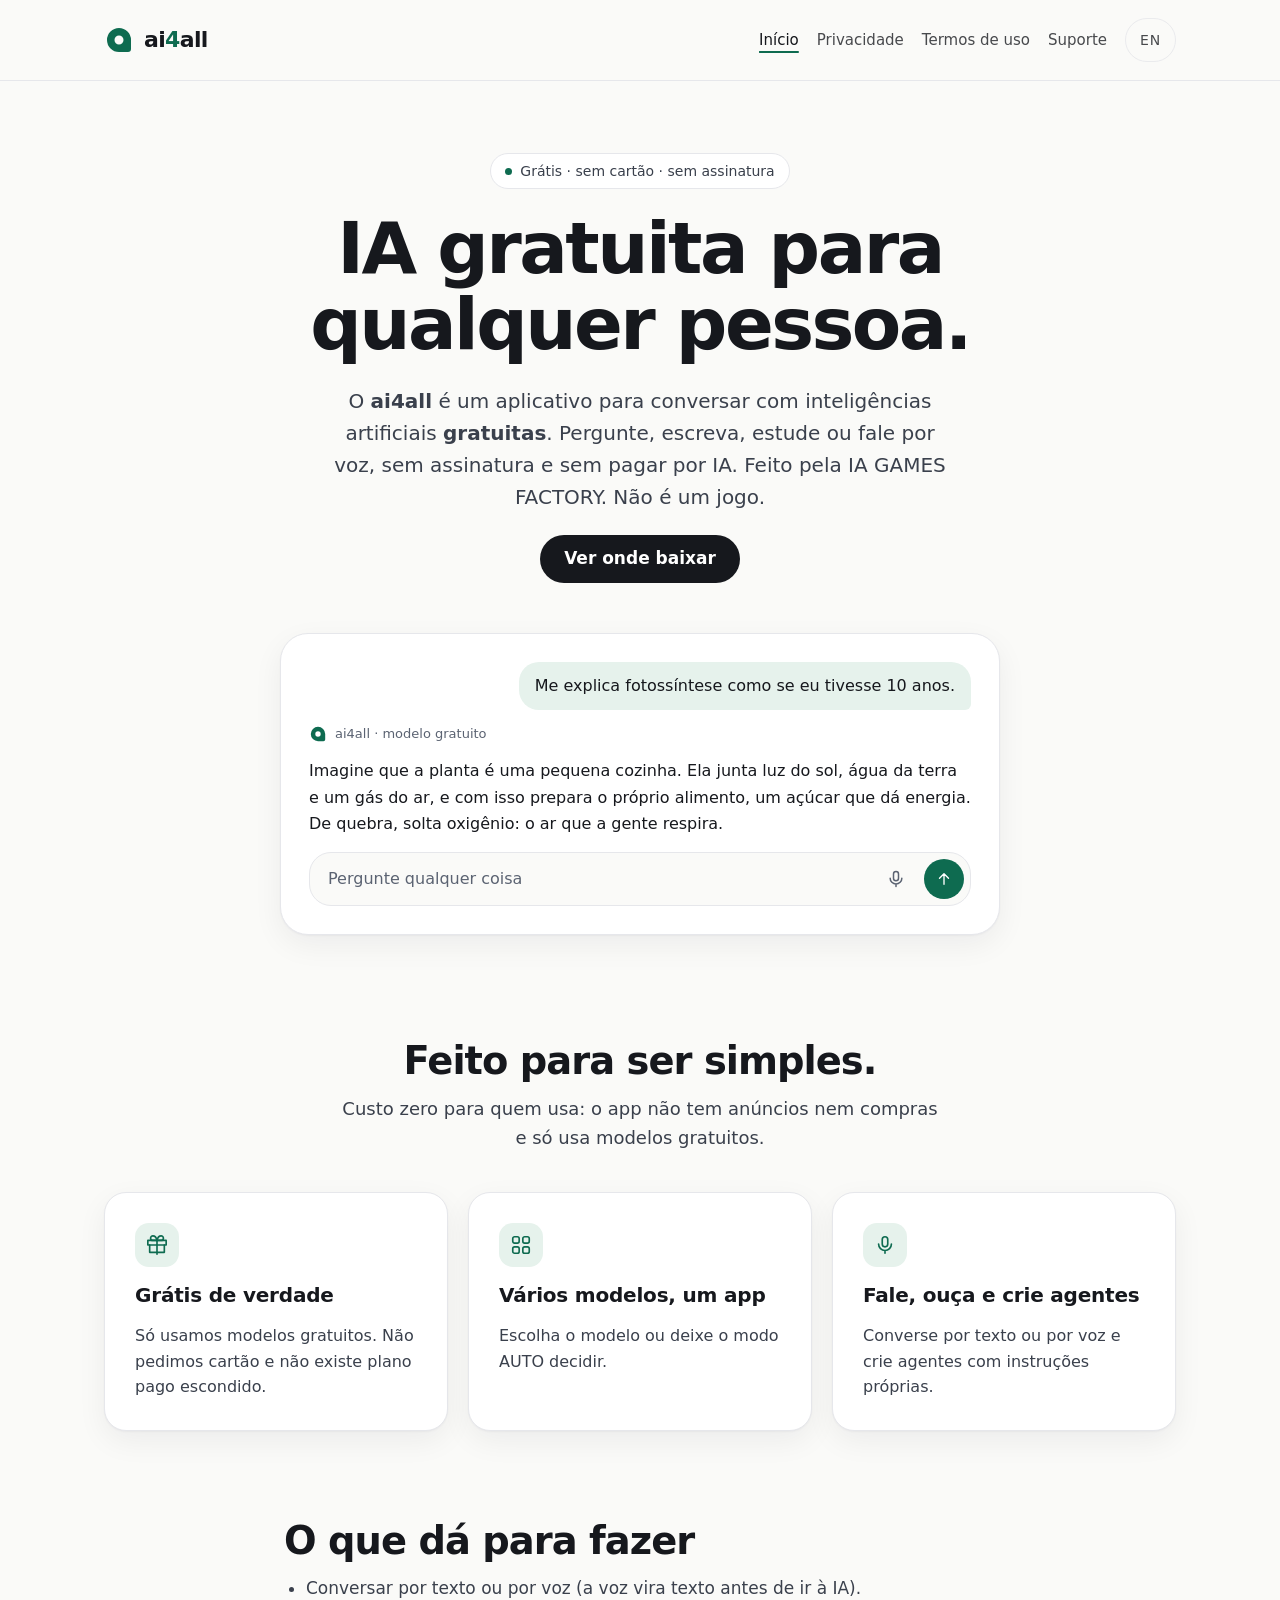
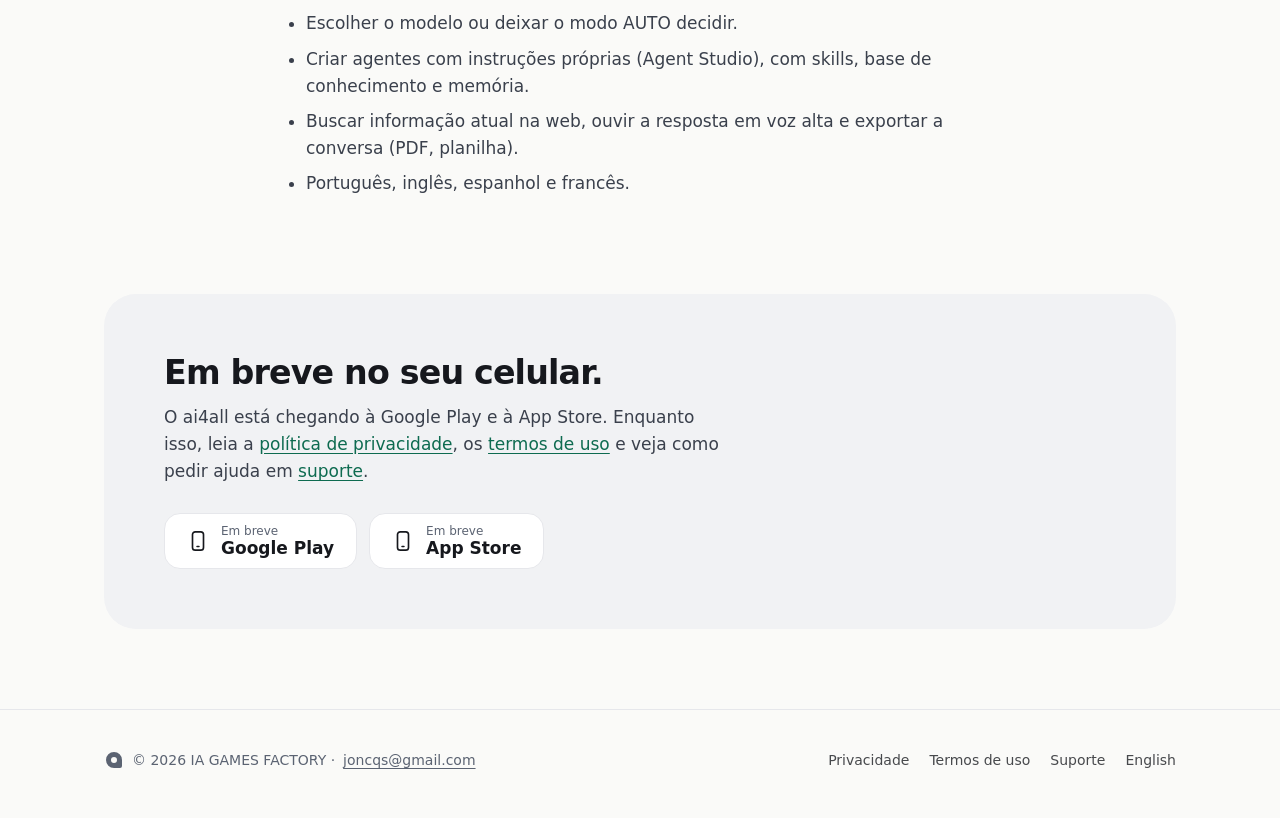
<file: index.html>
<!doctype html>
<html lang="pt-BR">
<head>
<meta charset="utf-8">
<meta name="viewport" content="width=device-width, initial-scale=1">
<title>ai4all — IA gratuita para qualquer pessoa</title>
<meta name="description" content="ai4all: aplicativo para conversar com inteligências artificiais gratuitas, sem gastar com IA paga.">
<meta name="color-scheme" content="light dark">
<meta name="theme-color" content="#FAFAF8" media="(prefers-color-scheme: light)">
<meta name="theme-color" content="#0D0F14" media="(prefers-color-scheme: dark)">
<link rel="icon" type="image/svg+xml" href="icon.svg">
<link rel="alternate icon" type="image/png" href="favicon.png">
<link rel="alternate" hreflang="en" href="en/index.html">
<link rel="stylesheet" href="site.css">
</head>
<body>
<a class="skip" href="#conteudo">Pular para o conteúdo</a>
<header class="top">
  <div class="bar">
    <a class="brand" href="index.html"><svg class="mark" width="30" height="30" viewBox="0 0 100 100" aria-hidden="true"><path fill="currentColor" fill-rule="evenodd" d="M50 10A40 40 0 0 0 50 90H80Q90 90 90 80V50A40 40 0 0 0 50 10ZM50 35A15 15 0 1 0 50 65A15 15 0 1 0 50 35Z"/></svg><span>ai<b>4</b>all</span></a>
    <nav class="menu" aria-label="Principal"><a href="index.html" aria-current="page">Início</a><a href="privacy.html">Privacidade</a><a href="terms.html">Termos de uso</a><a href="suporte.html">Suporte</a><a class="lang" href="en/index.html" hreflang="en" lang="en" aria-label="English">EN</a></nav>
  </div>
</header>
<main id="conteudo">
<section class="hero">
  <span class="badge"><span class="dot"></span>Grátis · sem cartão · sem assinatura</span>
  <h1>IA gratuita para qualquer pessoa.</h1>
  <p class="lead">O <strong>ai4all</strong> é um aplicativo para conversar com inteligências artificiais <strong>gratuitas</strong>. Pergunte, escreva, estude ou fale por voz, sem assinatura e sem pagar por IA. Feito pela IA GAMES FACTORY. Não é um jogo.</p>
  <a class="cta" href="#lojas">Ver onde baixar</a>
  <figure class="demo card" aria-label="Exemplo de conversa">
    <p class="bubble">Me explica fotossíntese como se eu tivesse 10 anos.</p>
    <p class="who"><svg class="mark" width="18" height="18" viewBox="0 0 100 100" aria-hidden="true"><path fill="currentColor" fill-rule="evenodd" d="M50 10A40 40 0 0 0 50 90H80Q90 90 90 80V50A40 40 0 0 0 50 10ZM50 35A15 15 0 1 0 50 65A15 15 0 1 0 50 35Z"/></svg>ai4all · modelo gratuito</p>
    <p class="answer">Imagine que a planta é uma pequena cozinha. Ela junta luz do sol, água da terra e um gás do ar, e com isso prepara o próprio alimento, um açúcar que dá energia. De quebra, solta oxigênio: o ar que a gente respira.</p>
    <div class="field" aria-hidden="true"><span>Pergunte qualquer coisa</span><span class="ico"><svg width="20" height="20" viewBox="0 0 24 24" fill="none" stroke="currentColor" stroke-width="1.8" stroke-linecap="round" stroke-linejoin="round" aria-hidden="true"><rect x="9" y="3" width="6" height="11" rx="3"/><path d="M5 11a7 7 0 0 0 14 0M12 18v3"/></svg></span><span class="send"><svg width="18" height="18" viewBox="0 0 24 24" fill="none" stroke="currentColor" stroke-width="1.8" stroke-linecap="round" stroke-linejoin="round" aria-hidden="true"><path d="M12 19V5M6 11l6-6 6 6"/></svg></span></div>
  </figure>
</section>
<section class="section">
  <h2 class="center">Feito para ser simples.</h2>
  <p class="center sub">Custo zero para quem usa: o app não tem anúncios nem compras e só usa modelos gratuitos.</p>
  <div class="cards"><article class="card feat"><span class="chip-ic"><svg width="22" height="22" viewBox="0 0 24 24" fill="none" stroke="currentColor" stroke-width="1.8" stroke-linecap="round" stroke-linejoin="round" aria-hidden="true"><path d="M20 12v8H4v-8"/><path d="M2 7h20v5H2z"/><path d="M12 22V7"/><path d="M12 7H7.5a2.5 2.5 0 0 1 0-5C11 2 12 7 12 7Z"/><path d="M12 7h4.5a2.5 2.5 0 0 0 0-5C13 2 12 7 12 7Z"/></svg></span><h3>Grátis de verdade</h3><p>Só usamos modelos gratuitos. Não pedimos cartão e não existe plano pago escondido.</p></article><article class="card feat"><span class="chip-ic"><svg width="22" height="22" viewBox="0 0 24 24" fill="none" stroke="currentColor" stroke-width="1.8" stroke-linecap="round" stroke-linejoin="round" aria-hidden="true"><rect x="3" y="3" width="7" height="7" rx="2"/><rect x="14" y="3" width="7" height="7" rx="2"/><rect x="3" y="14" width="7" height="7" rx="2"/><rect x="14" y="14" width="7" height="7" rx="2"/></svg></span><h3>Vários modelos, um app</h3><p>Escolha o modelo ou deixe o modo AUTO decidir.</p></article><article class="card feat"><span class="chip-ic"><svg width="22" height="22" viewBox="0 0 24 24" fill="none" stroke="currentColor" stroke-width="1.8" stroke-linecap="round" stroke-linejoin="round" aria-hidden="true"><rect x="9" y="3" width="6" height="11" rx="3"/><path d="M5 11a7 7 0 0 0 14 0M12 18v3"/></svg></span><h3>Fale, ouça e crie agentes</h3><p>Converse por texto ou por voz e crie agentes com instruções próprias.</p></article></div>
</section>
<section class="section narrow">
  <h2>O que dá para fazer</h2>
  <ul class="list"><li>Conversar por texto ou por voz (a voz vira texto antes de ir à IA).</li><li>Escolher o modelo ou deixar o modo AUTO decidir.</li><li>Criar agentes com instruções próprias (Agent Studio), com skills, base de conhecimento e memória.</li><li>Buscar informação atual na web, ouvir a resposta em voz alta e exportar a conversa (PDF, planilha).</li><li>Português, inglês, espanhol e francês.</li></ul>
</section>
<section class="section" id="lojas">
  <div class="band">
    <div><h2>Em breve no seu celular.</h2><p>O ai4all está chegando à Google Play e à App Store. Enquanto isso, leia a <a href="privacy.html">política de privacidade</a>, os <a href="terms.html">termos de uso</a> e veja como pedir ajuda em <a href="suporte.html">suporte</a>.</p></div>
    <div class="stores"><span class="store"><svg width="22" height="22" viewBox="0 0 24 24" fill="none" stroke="currentColor" stroke-width="1.8" stroke-linecap="round" stroke-linejoin="round" aria-hidden="true"><rect x="6" y="2" width="12" height="20" rx="3"/><path d="M11 18h2"/></svg><span><small>Em breve</small>Google Play</span></span><span class="store"><svg width="22" height="22" viewBox="0 0 24 24" fill="none" stroke="currentColor" stroke-width="1.8" stroke-linecap="round" stroke-linejoin="round" aria-hidden="true"><rect x="6" y="2" width="12" height="20" rx="3"/><path d="M11 18h2"/></svg><span><small>Em breve</small>App Store</span></span></div>
  </div>
</section>
</main>
<footer class="foot">
  <div class="bar">
    <span class="foot-brand"><svg class="mark" width="20" height="20" viewBox="0 0 100 100" aria-hidden="true"><path fill="currentColor" fill-rule="evenodd" d="M50 10A40 40 0 0 0 50 90H80Q90 90 90 80V50A40 40 0 0 0 50 10ZM50 35A15 15 0 1 0 50 65A15 15 0 1 0 50 35Z"/></svg>© 2026 IA GAMES FACTORY · <a href="mailto:joncqs@gmail.com">joncqs@gmail.com</a></span>
    <nav aria-label="Rodapé"><a href="privacy.html">Privacidade</a><a href="terms.html">Termos de uso</a><a href="suporte.html">Suporte</a><a href="en/index.html" hreflang="en" lang="en">English</a></nav>
  </div>
</footer>
</body>
</html>
</file>
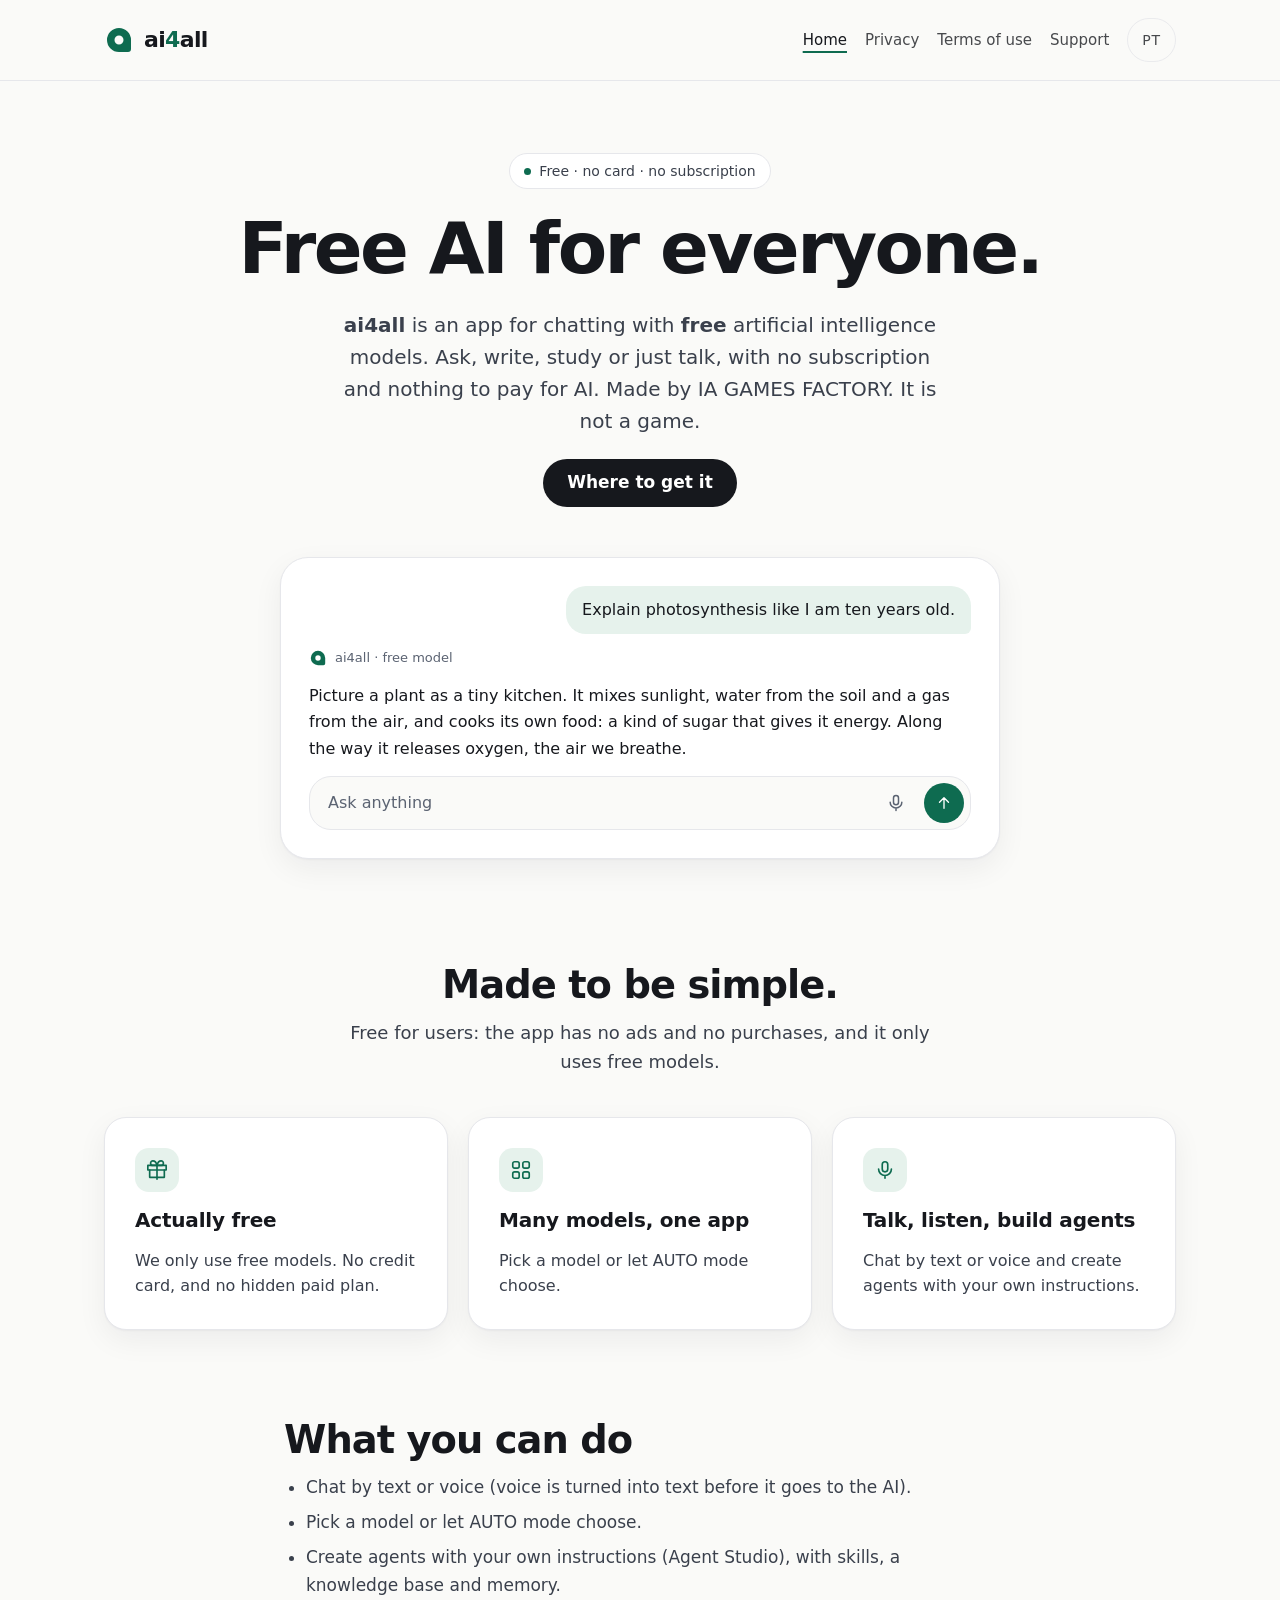
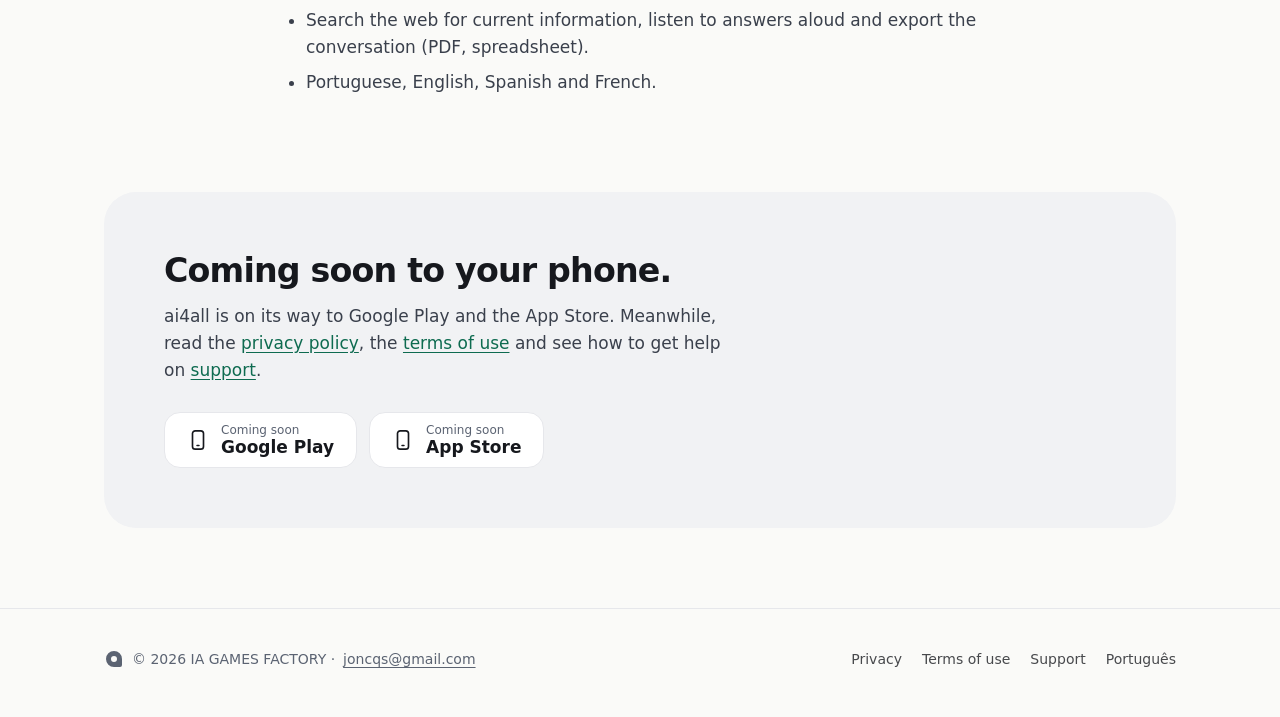
<file: en/index.html>
<!doctype html>
<html lang="en">
<head>
<meta charset="utf-8">
<meta name="viewport" content="width=device-width, initial-scale=1">
<title>ai4all — Free AI for everyone</title>
<meta name="description" content="ai4all: an app for chatting with free AI models, without paying for AI.">
<meta name="color-scheme" content="light dark">
<meta name="theme-color" content="#FAFAF8" media="(prefers-color-scheme: light)">
<meta name="theme-color" content="#0D0F14" media="(prefers-color-scheme: dark)">
<link rel="icon" type="image/svg+xml" href="../icon.svg">
<link rel="alternate icon" type="image/png" href="../favicon.png">
<link rel="alternate" hreflang="pt-BR" href="../index.html">
<link rel="stylesheet" href="../site.css">
</head>
<body>
<a class="skip" href="#conteudo">Skip to content</a>
<header class="top">
  <div class="bar">
    <a class="brand" href="index.html"><svg class="mark" width="30" height="30" viewBox="0 0 100 100" aria-hidden="true"><path fill="currentColor" fill-rule="evenodd" d="M50 10A40 40 0 0 0 50 90H80Q90 90 90 80V50A40 40 0 0 0 50 10ZM50 35A15 15 0 1 0 50 65A15 15 0 1 0 50 35Z"/></svg><span>ai<b>4</b>all</span></a>
    <nav class="menu" aria-label="Main"><a href="index.html" aria-current="page">Home</a><a href="privacy.html">Privacy</a><a href="terms.html">Terms of use</a><a href="support.html">Support</a><a class="lang" href="../index.html" hreflang="pt-BR" lang="pt-BR" aria-label="Português">PT</a></nav>
  </div>
</header>
<main id="conteudo">
<section class="hero">
  <span class="badge"><span class="dot"></span>Free · no card · no subscription</span>
  <h1>Free AI for everyone.</h1>
  <p class="lead"><strong>ai4all</strong> is an app for chatting with <strong>free</strong> artificial intelligence models. Ask, write, study or just talk, with no subscription and nothing to pay for AI. Made by IA GAMES FACTORY. It is not a game.</p>
  <a class="cta" href="#lojas">Where to get it</a>
  <figure class="demo card" aria-label="Sample conversation">
    <p class="bubble">Explain photosynthesis like I am ten years old.</p>
    <p class="who"><svg class="mark" width="18" height="18" viewBox="0 0 100 100" aria-hidden="true"><path fill="currentColor" fill-rule="evenodd" d="M50 10A40 40 0 0 0 50 90H80Q90 90 90 80V50A40 40 0 0 0 50 10ZM50 35A15 15 0 1 0 50 65A15 15 0 1 0 50 35Z"/></svg>ai4all · free model</p>
    <p class="answer">Picture a plant as a tiny kitchen. It mixes sunlight, water from the soil and a gas from the air, and cooks its own food: a kind of sugar that gives it energy. Along the way it releases oxygen, the air we breathe.</p>
    <div class="field" aria-hidden="true"><span>Ask anything</span><span class="ico"><svg width="20" height="20" viewBox="0 0 24 24" fill="none" stroke="currentColor" stroke-width="1.8" stroke-linecap="round" stroke-linejoin="round" aria-hidden="true"><rect x="9" y="3" width="6" height="11" rx="3"/><path d="M5 11a7 7 0 0 0 14 0M12 18v3"/></svg></span><span class="send"><svg width="18" height="18" viewBox="0 0 24 24" fill="none" stroke="currentColor" stroke-width="1.8" stroke-linecap="round" stroke-linejoin="round" aria-hidden="true"><path d="M12 19V5M6 11l6-6 6 6"/></svg></span></div>
  </figure>
</section>
<section class="section">
  <h2 class="center">Made to be simple.</h2>
  <p class="center sub">Free for users: the app has no ads and no purchases, and it only uses free models.</p>
  <div class="cards"><article class="card feat"><span class="chip-ic"><svg width="22" height="22" viewBox="0 0 24 24" fill="none" stroke="currentColor" stroke-width="1.8" stroke-linecap="round" stroke-linejoin="round" aria-hidden="true"><path d="M20 12v8H4v-8"/><path d="M2 7h20v5H2z"/><path d="M12 22V7"/><path d="M12 7H7.5a2.5 2.5 0 0 1 0-5C11 2 12 7 12 7Z"/><path d="M12 7h4.5a2.5 2.5 0 0 0 0-5C13 2 12 7 12 7Z"/></svg></span><h3>Actually free</h3><p>We only use free models. No credit card, and no hidden paid plan.</p></article><article class="card feat"><span class="chip-ic"><svg width="22" height="22" viewBox="0 0 24 24" fill="none" stroke="currentColor" stroke-width="1.8" stroke-linecap="round" stroke-linejoin="round" aria-hidden="true"><rect x="3" y="3" width="7" height="7" rx="2"/><rect x="14" y="3" width="7" height="7" rx="2"/><rect x="3" y="14" width="7" height="7" rx="2"/><rect x="14" y="14" width="7" height="7" rx="2"/></svg></span><h3>Many models, one app</h3><p>Pick a model or let AUTO mode choose.</p></article><article class="card feat"><span class="chip-ic"><svg width="22" height="22" viewBox="0 0 24 24" fill="none" stroke="currentColor" stroke-width="1.8" stroke-linecap="round" stroke-linejoin="round" aria-hidden="true"><rect x="9" y="3" width="6" height="11" rx="3"/><path d="M5 11a7 7 0 0 0 14 0M12 18v3"/></svg></span><h3>Talk, listen, build agents</h3><p>Chat by text or voice and create agents with your own instructions.</p></article></div>
</section>
<section class="section narrow">
  <h2>What you can do</h2>
  <ul class="list"><li>Chat by text or voice (voice is turned into text before it goes to the AI).</li><li>Pick a model or let AUTO mode choose.</li><li>Create agents with your own instructions (Agent Studio), with skills, a knowledge base and memory.</li><li>Search the web for current information, listen to answers aloud and export the conversation (PDF, spreadsheet).</li><li>Portuguese, English, Spanish and French.</li></ul>
</section>
<section class="section" id="lojas">
  <div class="band">
    <div><h2>Coming soon to your phone.</h2><p>ai4all is on its way to Google Play and the App Store. Meanwhile, read the <a href="privacy.html">privacy policy</a>, the <a href="terms.html">terms of use</a> and see how to get help on <a href="support.html">support</a>.</p></div>
    <div class="stores"><span class="store"><svg width="22" height="22" viewBox="0 0 24 24" fill="none" stroke="currentColor" stroke-width="1.8" stroke-linecap="round" stroke-linejoin="round" aria-hidden="true"><rect x="6" y="2" width="12" height="20" rx="3"/><path d="M11 18h2"/></svg><span><small>Coming soon</small>Google Play</span></span><span class="store"><svg width="22" height="22" viewBox="0 0 24 24" fill="none" stroke="currentColor" stroke-width="1.8" stroke-linecap="round" stroke-linejoin="round" aria-hidden="true"><rect x="6" y="2" width="12" height="20" rx="3"/><path d="M11 18h2"/></svg><span><small>Coming soon</small>App Store</span></span></div>
  </div>
</section>
</main>
<footer class="foot">
  <div class="bar">
    <span class="foot-brand"><svg class="mark" width="20" height="20" viewBox="0 0 100 100" aria-hidden="true"><path fill="currentColor" fill-rule="evenodd" d="M50 10A40 40 0 0 0 50 90H80Q90 90 90 80V50A40 40 0 0 0 50 10ZM50 35A15 15 0 1 0 50 65A15 15 0 1 0 50 35Z"/></svg>© 2026 IA GAMES FACTORY · <a href="mailto:joncqs@gmail.com">joncqs@gmail.com</a></span>
    <nav aria-label="Footer"><a href="privacy.html">Privacy</a><a href="terms.html">Terms of use</a><a href="support.html">Support</a><a href="../index.html" hreflang="pt-BR" lang="pt-BR">Português</a></nav>
  </div>
</footer>
</body>
</html>
</file>
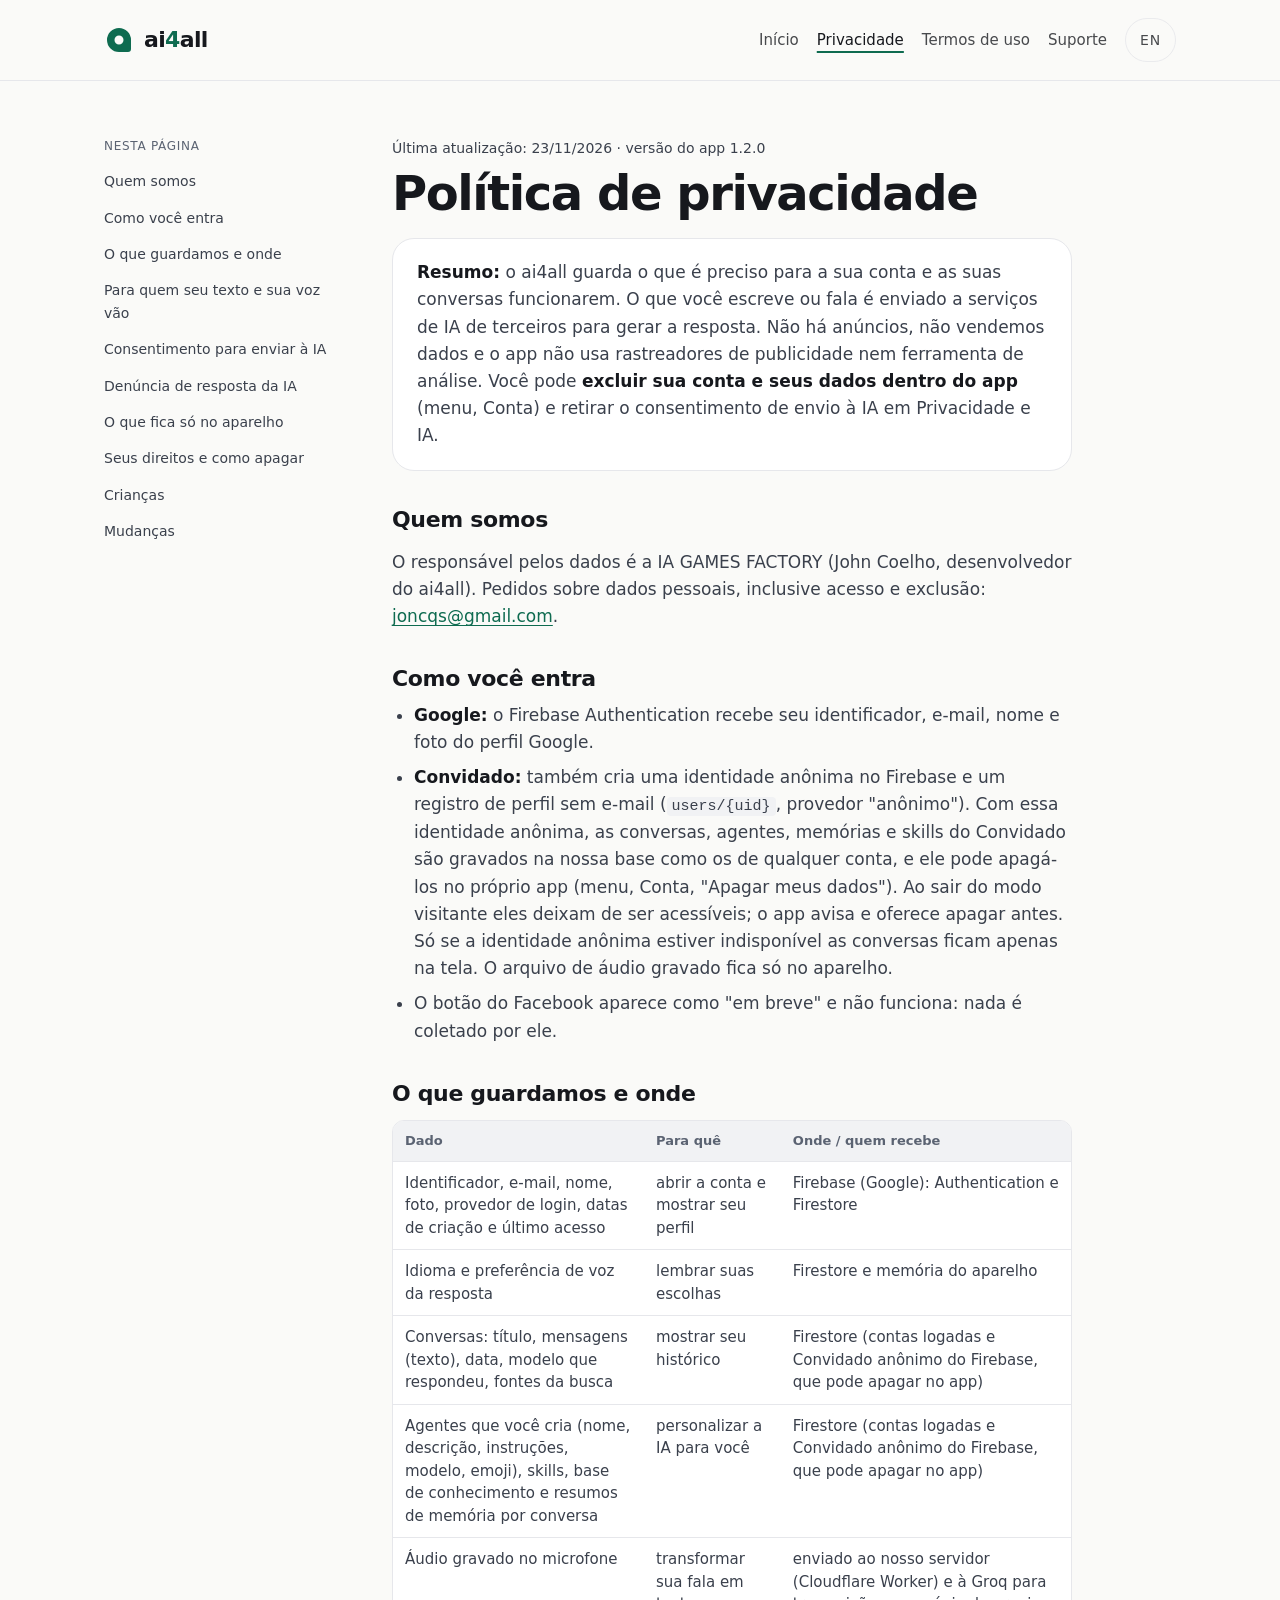
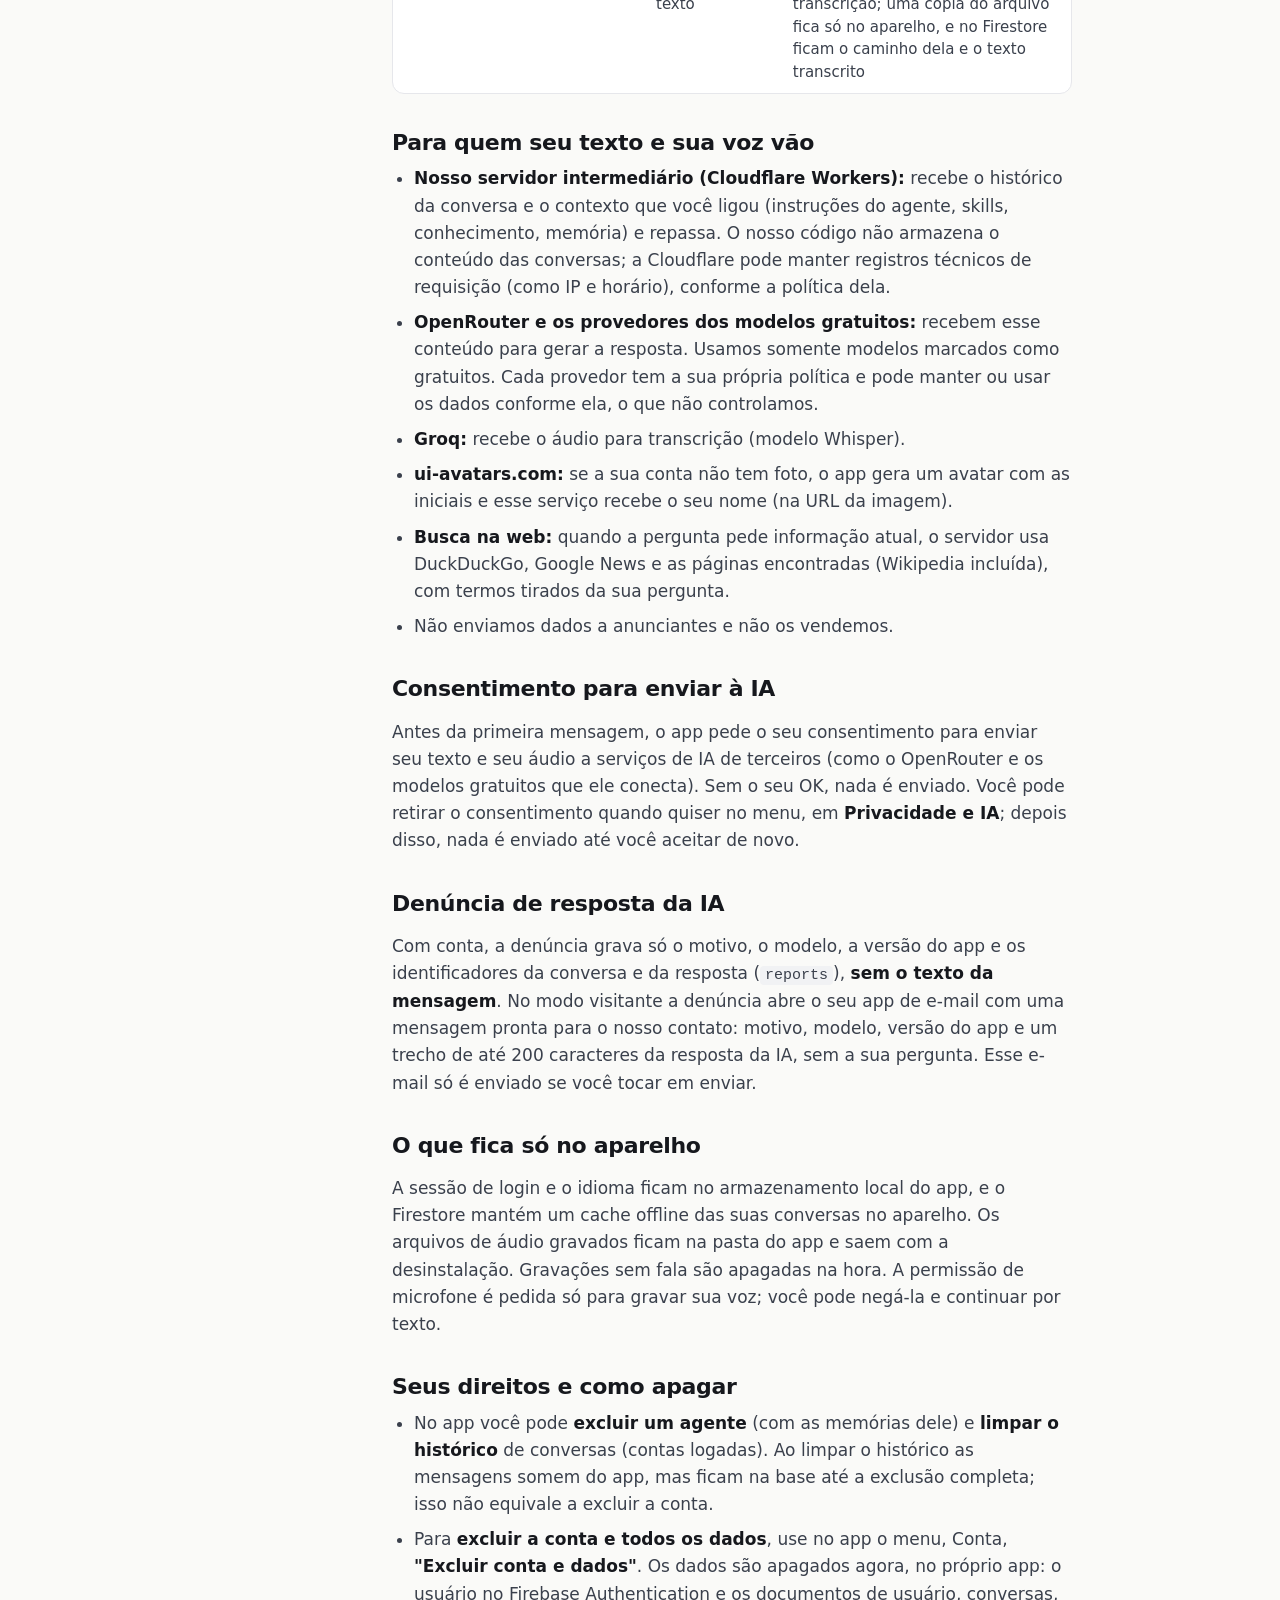
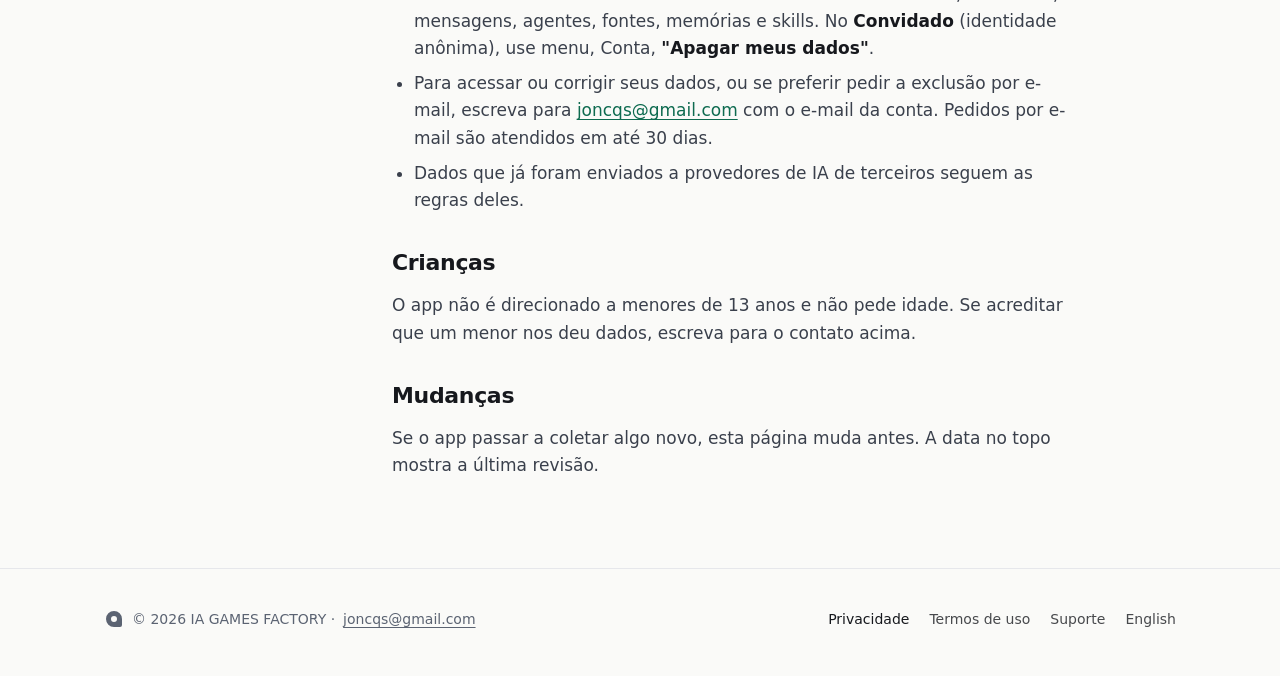
<file: privacy.html>
<!doctype html>
<html lang="pt-BR">
<head>
<meta charset="utf-8">
<meta name="viewport" content="width=device-width, initial-scale=1">
<title>ai4all — Política de privacidade</title>
<meta name="description" content="O que o ai4all coleta, para quê, quem recebe e como excluir.">
<meta name="color-scheme" content="light dark">
<meta name="theme-color" content="#FAFAF8" media="(prefers-color-scheme: light)">
<meta name="theme-color" content="#0D0F14" media="(prefers-color-scheme: dark)">
<link rel="icon" type="image/svg+xml" href="icon.svg">
<link rel="alternate icon" type="image/png" href="favicon.png">
<link rel="alternate" hreflang="en" href="en/privacy.html">
<link rel="stylesheet" href="site.css">
</head>
<body>
<a class="skip" href="#conteudo">Pular para o conteúdo</a>
<header class="top">
  <div class="bar">
    <a class="brand" href="index.html"><svg class="mark" width="30" height="30" viewBox="0 0 100 100" aria-hidden="true"><path fill="currentColor" fill-rule="evenodd" d="M50 10A40 40 0 0 0 50 90H80Q90 90 90 80V50A40 40 0 0 0 50 10ZM50 35A15 15 0 1 0 50 65A15 15 0 1 0 50 35Z"/></svg><span>ai<b>4</b>all</span></a>
    <nav class="menu" aria-label="Principal"><a href="index.html">Início</a><a href="privacy.html" aria-current="page">Privacidade</a><a href="terms.html">Termos de uso</a><a href="suporte.html">Suporte</a><a class="lang" href="en/privacy.html" hreflang="en" lang="en" aria-label="English">EN</a></nav>
  </div>
</header>
<main id="conteudo">
<div class="docwrap">
  <nav class="toc" aria-label="Nesta página"><span class="label">Nesta página</span><a href="#quem">Quem somos</a><a href="#entrar">Como você entra</a><a href="#dados">O que guardamos e onde</a><a href="#destino">Para quem seu texto e sua voz vão</a><a href="#consentimento">Consentimento para enviar à IA</a><a href="#denuncia">Denúncia de resposta da IA</a><a href="#aparelho">O que fica só no aparelho</a><a href="#direitos">Seus direitos e como apagar</a><a href="#criancas">Crianças</a><a href="#mudancas">Mudanças</a></nav>
  <article class="doc">
    <p class="updated">Última atualização: 23/11/2026 · versão do app 1.2.0</p>
    <h1>Política de privacidade</h1>
    <div class="card summary"><p><strong>Resumo:</strong> o ai4all guarda o que é preciso para a sua conta e as suas conversas funcionarem. O que você escreve ou fala é enviado a serviços de IA de terceiros para gerar a resposta. Não há anúncios, não vendemos dados e o app não usa rastreadores de publicidade nem ferramenta de análise. Você pode <strong>excluir sua conta e seus dados dentro do app</strong> (menu, Conta) e retirar o consentimento de envio à IA em Privacidade e IA.</p></div>
    <h2 id="quem">Quem somos</h2><p>O responsável pelos dados é a IA GAMES FACTORY (John Coelho, desenvolvedor do ai4all). Pedidos sobre dados pessoais, inclusive acesso e exclusão: <a href="mailto:joncqs@gmail.com">joncqs@gmail.com</a>.</p><h2 id="entrar">Como você entra</h2><ul><li><strong>Google:</strong> o Firebase Authentication recebe seu identificador, e-mail, nome e foto do perfil Google.</li><li><strong>Convidado:</strong> também cria uma identidade anônima no Firebase e um registro de perfil sem e-mail (<code>users/{uid}</code>, provedor "anônimo"). Com essa identidade anônima, as conversas, agentes, memórias e skills do Convidado são gravados na nossa base como os de qualquer conta, e ele pode apagá-los no próprio app (menu, Conta, "Apagar meus dados"). Ao sair do modo visitante eles deixam de ser acessíveis; o app avisa e oferece apagar antes. Só se a identidade anônima estiver indisponível as conversas ficam apenas na tela. O arquivo de áudio gravado fica só no aparelho.</li><li>O botão do Facebook aparece como "em breve" e não funciona: nada é coletado por ele.</li></ul><h2 id="dados">O que guardamos e onde</h2><div class="tablewrap"><table><tr><th>Dado</th><th>Para quê</th><th>Onde / quem recebe</th></tr><tr><td>Identificador, e-mail, nome, foto, provedor de login, datas de criação e último acesso</td><td>abrir a conta e mostrar seu perfil</td><td>Firebase (Google): Authentication e Firestore</td></tr><tr><td>Idioma e preferência de voz da resposta</td><td>lembrar suas escolhas</td><td>Firestore e memória do aparelho</td></tr><tr><td>Conversas: título, mensagens (texto), data, modelo que respondeu, fontes da busca</td><td>mostrar seu histórico</td><td>Firestore (contas logadas e Convidado anônimo do Firebase, que pode apagar no app)</td></tr><tr><td>Agentes que você cria (nome, descrição, instruções, modelo, emoji), skills, base de conhecimento e resumos de memória por conversa</td><td>personalizar a IA para você</td><td>Firestore (contas logadas e Convidado anônimo do Firebase, que pode apagar no app)</td></tr><tr><td>Áudio gravado no microfone</td><td>transformar sua fala em texto</td><td>enviado ao nosso servidor (Cloudflare Worker) e à Groq para transcrição; uma cópia do arquivo fica só no aparelho, e no Firestore ficam o caminho dela e o texto transcrito</td></tr></table></div><h2 id="destino">Para quem seu texto e sua voz vão</h2><ul><li><strong>Nosso servidor intermediário (Cloudflare Workers):</strong> recebe o histórico da conversa e o contexto que você ligou (instruções do agente, skills, conhecimento, memória) e repassa. O nosso código não armazena o conteúdo das conversas; a Cloudflare pode manter registros técnicos de requisição (como IP e horário), conforme a política dela.</li><li><strong>OpenRouter e os provedores dos modelos gratuitos:</strong> recebem esse conteúdo para gerar a resposta. Usamos somente modelos marcados como gratuitos. Cada provedor tem a sua própria política e pode manter ou usar os dados conforme ela, o que não controlamos.</li><li><strong>Groq:</strong> recebe o áudio para transcrição (modelo Whisper).</li><li><strong>ui-avatars.com:</strong> se a sua conta não tem foto, o app gera um avatar com as iniciais e esse serviço recebe o seu nome (na URL da imagem).</li><li><strong>Busca na web:</strong> quando a pergunta pede informação atual, o servidor usa DuckDuckGo, Google News e as páginas encontradas (Wikipedia incluída), com termos tirados da sua pergunta.</li><li>Não enviamos dados a anunciantes e não os vendemos.</li></ul><h2 id="consentimento">Consentimento para enviar à IA</h2><p>Antes da primeira mensagem, o app pede o seu consentimento para enviar seu texto e seu áudio a serviços de IA de terceiros (como o OpenRouter e os modelos gratuitos que ele conecta). Sem o seu OK, nada é enviado. Você pode retirar o consentimento quando quiser no menu, em <strong>Privacidade e IA</strong>; depois disso, nada é enviado até você aceitar de novo.</p><h2 id="denuncia">Denúncia de resposta da IA</h2><p>Com conta, a denúncia grava só o motivo, o modelo, a versão do app e os identificadores da conversa e da resposta (<code>reports</code>), <strong>sem o texto da mensagem</strong>. No modo visitante a denúncia abre o seu app de e-mail com uma mensagem pronta para o nosso contato: motivo, modelo, versão do app e um trecho de até 200 caracteres da resposta da IA, sem a sua pergunta. Esse e-mail só é enviado se você tocar em enviar.</p><h2 id="aparelho">O que fica só no aparelho</h2><p>A sessão de login e o idioma ficam no armazenamento local do app, e o Firestore mantém um cache offline das suas conversas no aparelho. Os arquivos de áudio gravados ficam na pasta do app e saem com a desinstalação. Gravações sem fala são apagadas na hora. A permissão de microfone é pedida só para gravar sua voz; você pode negá-la e continuar por texto.</p><h2 id="direitos">Seus direitos e como apagar</h2><ul><li>No app você pode <strong>excluir um agente</strong> (com as memórias dele) e <strong>limpar o histórico</strong> de conversas (contas logadas). Ao limpar o histórico as mensagens somem do app, mas ficam na base até a exclusão completa; isso não equivale a excluir a conta.</li><li>Para <strong>excluir a conta e todos os dados</strong>, use no app o menu, Conta, <strong>"Excluir conta e dados"</strong>. Os dados são apagados agora, no próprio app: o usuário no Firebase Authentication e os documentos de usuário, conversas, mensagens, agentes, fontes, memórias e skills. No <strong>Convidado</strong> (identidade anônima), use menu, Conta, <strong>"Apagar meus dados"</strong>.</li><li>Para acessar ou corrigir seus dados, ou se preferir pedir a exclusão por e-mail, escreva para <a href="mailto:joncqs@gmail.com">joncqs@gmail.com</a> com o e-mail da conta. Pedidos por e-mail são atendidos em até 30 dias.</li><li>Dados que já foram enviados a provedores de IA de terceiros seguem as regras deles.</li></ul><h2 id="criancas">Crianças</h2><p>O app não é direcionado a menores de 13 anos e não pede idade. Se acreditar que um menor nos deu dados, escreva para o contato acima.</p><h2 id="mudancas">Mudanças</h2><p>Se o app passar a coletar algo novo, esta página muda antes. A data no topo mostra a última revisão.</p>
  </article>
</div>
</main>
<footer class="foot">
  <div class="bar">
    <span class="foot-brand"><svg class="mark" width="20" height="20" viewBox="0 0 100 100" aria-hidden="true"><path fill="currentColor" fill-rule="evenodd" d="M50 10A40 40 0 0 0 50 90H80Q90 90 90 80V50A40 40 0 0 0 50 10ZM50 35A15 15 0 1 0 50 65A15 15 0 1 0 50 35Z"/></svg>© 2026 IA GAMES FACTORY · <a href="mailto:joncqs@gmail.com">joncqs@gmail.com</a></span>
    <nav aria-label="Rodapé"><a href="privacy.html" aria-current="page">Privacidade</a><a href="terms.html">Termos de uso</a><a href="suporte.html">Suporte</a><a href="en/privacy.html" hreflang="en" lang="en">English</a></nav>
  </div>
</footer>
</body>
</html>
</file>
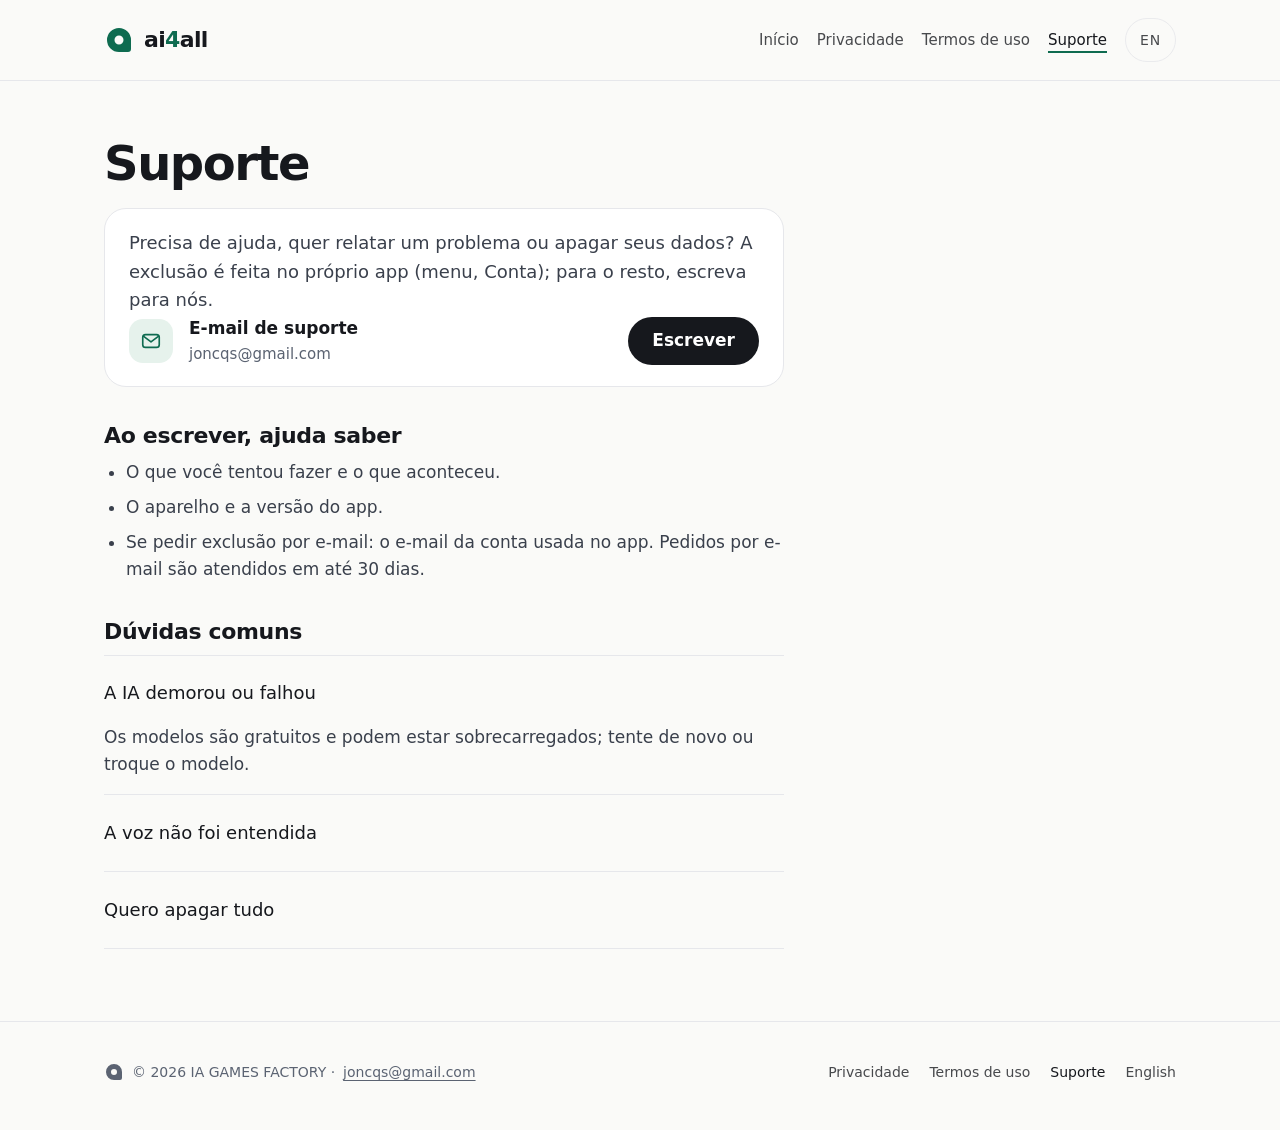
<file: suporte.html>
<!doctype html>
<html lang="pt-BR">
<head>
<meta charset="utf-8">
<meta name="viewport" content="width=device-width, initial-scale=1">
<title>ai4all — Suporte</title>
<meta name="description" content="Ajuda e contato do ai4all.">
<meta name="color-scheme" content="light dark">
<meta name="theme-color" content="#FAFAF8" media="(prefers-color-scheme: light)">
<meta name="theme-color" content="#0D0F14" media="(prefers-color-scheme: dark)">
<link rel="icon" type="image/svg+xml" href="icon.svg">
<link rel="alternate icon" type="image/png" href="favicon.png">
<link rel="alternate" hreflang="en" href="en/support.html">
<link rel="stylesheet" href="site.css">
</head>
<body>
<a class="skip" href="#conteudo">Pular para o conteúdo</a>
<header class="top">
  <div class="bar">
    <a class="brand" href="index.html"><svg class="mark" width="30" height="30" viewBox="0 0 100 100" aria-hidden="true"><path fill="currentColor" fill-rule="evenodd" d="M50 10A40 40 0 0 0 50 90H80Q90 90 90 80V50A40 40 0 0 0 50 10ZM50 35A15 15 0 1 0 50 65A15 15 0 1 0 50 35Z"/></svg><span>ai<b>4</b>all</span></a>
    <nav class="menu" aria-label="Principal"><a href="index.html">Início</a><a href="privacy.html">Privacidade</a><a href="terms.html">Termos de uso</a><a href="suporte.html" aria-current="page">Suporte</a><a class="lang" href="en/support.html" hreflang="en" lang="en" aria-label="English">EN</a></nav>
  </div>
</header>
<main id="conteudo">
<div class="docwrap">
  
  <article class="doc">
    
    <h1>Suporte</h1>
    <div class="card summary"><p class="lead-doc">Precisa de ajuda, quer relatar um problema ou apagar seus dados? A exclusão é feita no próprio app (menu, Conta); para o resto, escreva para nós.</p><div class="contact"><span class="chip-ic"><svg width="22" height="22" viewBox="0 0 24 24" fill="none" stroke="currentColor" stroke-width="1.8" stroke-linecap="round" stroke-linejoin="round" aria-hidden="true"><rect x="3" y="5" width="18" height="14" rx="3"/><path d="m4 7 8 6 8-6"/></svg></span><span class="contact-txt"><strong>E-mail de suporte</strong><span>joncqs@gmail.com</span></span><a class="cta" href="mailto:joncqs@gmail.com">Escrever</a></div></div>
    <h2 id="ajuda">Ao escrever, ajuda saber</h2><ul><li>O que você tentou fazer e o que aconteceu.</li><li>O aparelho e a versão do app.</li><li>Se pedir exclusão por e-mail: o e-mail da conta usada no app. Pedidos por e-mail são atendidos em até 30 dias.</li></ul><h2 id="duvidas">Dúvidas comuns</h2><details open><summary>A IA demorou ou falhou</summary><p>Os modelos são gratuitos e podem estar sobrecarregados; tente de novo ou troque o modelo.</p></details><details><summary>A voz não foi entendida</summary><p>Fale mais perto do microfone; áudio sem fala é descartado.</p></details><details><summary>Quero apagar tudo</summary><p>No app: menu, Conta, "Excluir conta e dados" (no Convidado, "Apagar meus dados"). Os dados são apagados na hora. Se preferir, escreva para o contato acima (ver a <a href="privacy.html">privacidade</a>).</p></details>
  </article>
</div>
</main>
<footer class="foot">
  <div class="bar">
    <span class="foot-brand"><svg class="mark" width="20" height="20" viewBox="0 0 100 100" aria-hidden="true"><path fill="currentColor" fill-rule="evenodd" d="M50 10A40 40 0 0 0 50 90H80Q90 90 90 80V50A40 40 0 0 0 50 10ZM50 35A15 15 0 1 0 50 65A15 15 0 1 0 50 35Z"/></svg>© 2026 IA GAMES FACTORY · <a href="mailto:joncqs@gmail.com">joncqs@gmail.com</a></span>
    <nav aria-label="Rodapé"><a href="privacy.html">Privacidade</a><a href="terms.html">Termos de uso</a><a href="suporte.html" aria-current="page">Suporte</a><a href="en/support.html" hreflang="en" lang="en">English</a></nav>
  </div>
</footer>
</body>
</html>
</file>
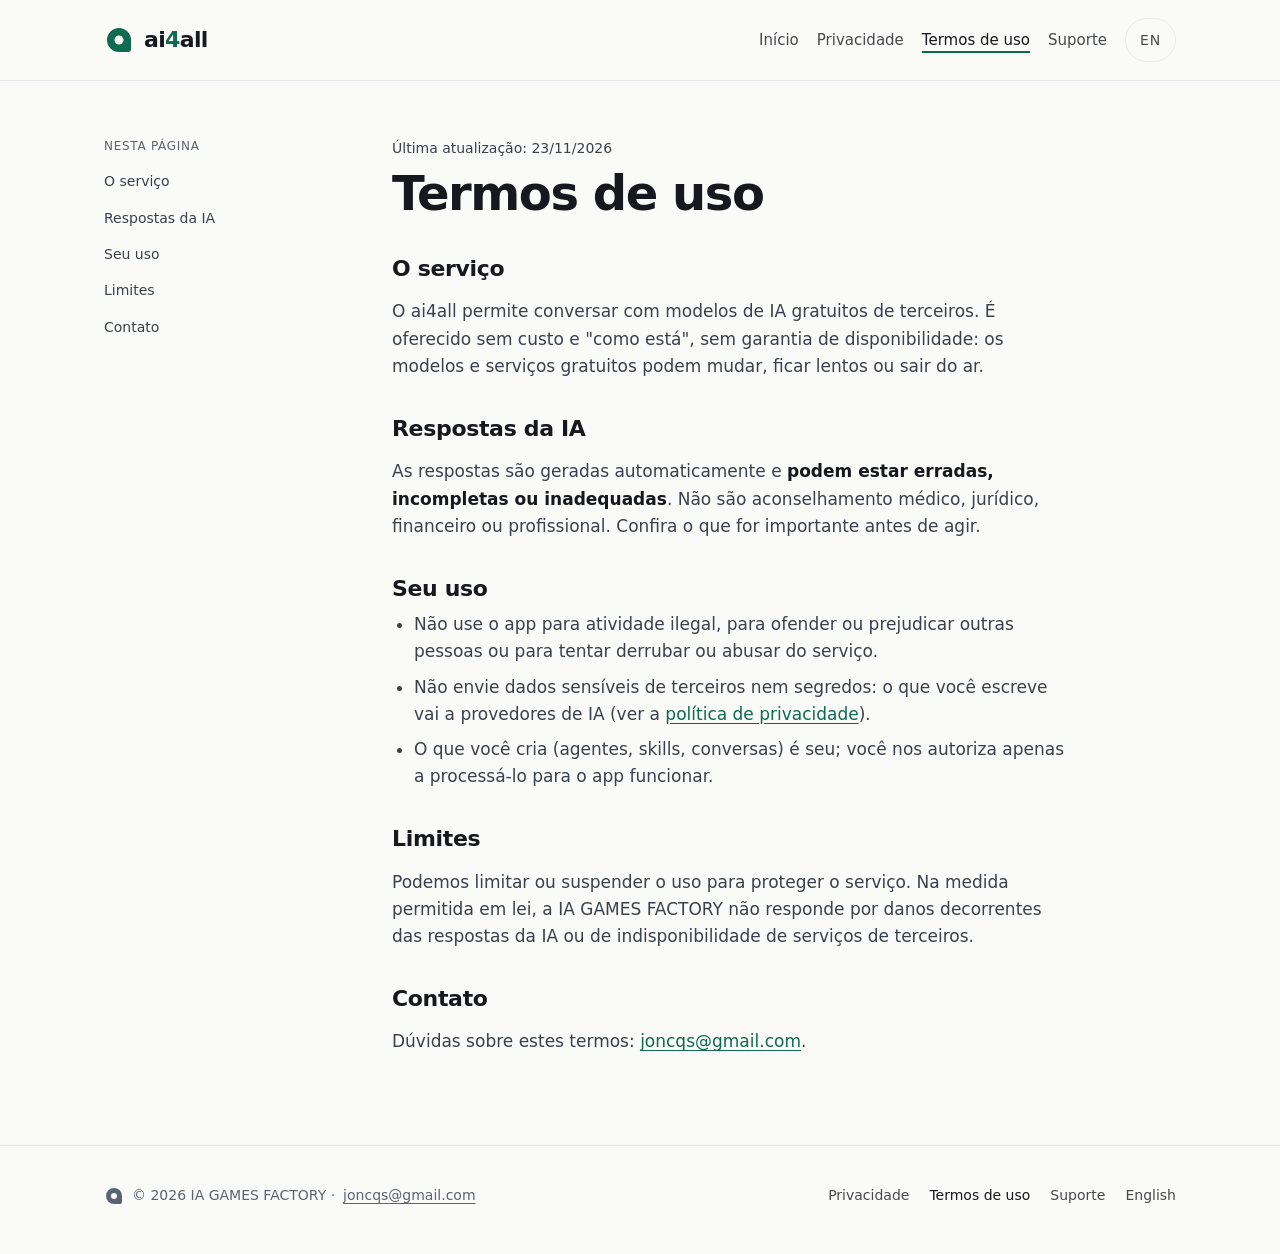
<file: terms.html>
<!doctype html>
<html lang="pt-BR">
<head>
<meta charset="utf-8">
<meta name="viewport" content="width=device-width, initial-scale=1">
<title>ai4all — Termos de uso</title>
<meta name="description" content="Termos de uso do ai4all.">
<meta name="color-scheme" content="light dark">
<meta name="theme-color" content="#FAFAF8" media="(prefers-color-scheme: light)">
<meta name="theme-color" content="#0D0F14" media="(prefers-color-scheme: dark)">
<link rel="icon" type="image/svg+xml" href="icon.svg">
<link rel="alternate icon" type="image/png" href="favicon.png">
<link rel="alternate" hreflang="en" href="en/terms.html">
<link rel="stylesheet" href="site.css">
</head>
<body>
<a class="skip" href="#conteudo">Pular para o conteúdo</a>
<header class="top">
  <div class="bar">
    <a class="brand" href="index.html"><svg class="mark" width="30" height="30" viewBox="0 0 100 100" aria-hidden="true"><path fill="currentColor" fill-rule="evenodd" d="M50 10A40 40 0 0 0 50 90H80Q90 90 90 80V50A40 40 0 0 0 50 10ZM50 35A15 15 0 1 0 50 65A15 15 0 1 0 50 35Z"/></svg><span>ai<b>4</b>all</span></a>
    <nav class="menu" aria-label="Principal"><a href="index.html">Início</a><a href="privacy.html">Privacidade</a><a href="terms.html" aria-current="page">Termos de uso</a><a href="suporte.html">Suporte</a><a class="lang" href="en/terms.html" hreflang="en" lang="en" aria-label="English">EN</a></nav>
  </div>
</header>
<main id="conteudo">
<div class="docwrap">
  <nav class="toc" aria-label="Nesta página"><span class="label">Nesta página</span><a href="#servico">O serviço</a><a href="#respostas">Respostas da IA</a><a href="#uso">Seu uso</a><a href="#limites">Limites</a><a href="#contato">Contato</a></nav>
  <article class="doc">
    <p class="updated">Última atualização: 23/11/2026</p>
    <h1>Termos de uso</h1>
    
    <h2 id="servico">O serviço</h2><p>O ai4all permite conversar com modelos de IA gratuitos de terceiros. É oferecido sem custo e "como está", sem garantia de disponibilidade: os modelos e serviços gratuitos podem mudar, ficar lentos ou sair do ar.</p><h2 id="respostas">Respostas da IA</h2><p>As respostas são geradas automaticamente e <strong>podem estar erradas, incompletas ou inadequadas</strong>. Não são aconselhamento médico, jurídico, financeiro ou profissional. Confira o que for importante antes de agir.</p><h2 id="uso">Seu uso</h2><ul><li>Não use o app para atividade ilegal, para ofender ou prejudicar outras pessoas ou para tentar derrubar ou abusar do serviço.</li><li>Não envie dados sensíveis de terceiros nem segredos: o que você escreve vai a provedores de IA (ver a <a href="privacy.html">política de privacidade</a>).</li><li>O que você cria (agentes, skills, conversas) é seu; você nos autoriza apenas a processá-lo para o app funcionar.</li></ul><h2 id="limites">Limites</h2><p>Podemos limitar ou suspender o uso para proteger o serviço. Na medida permitida em lei, a IA GAMES FACTORY não responde por danos decorrentes das respostas da IA ou de indisponibilidade de serviços de terceiros.</p><h2 id="contato">Contato</h2><p>Dúvidas sobre estes termos: <a href="mailto:joncqs@gmail.com">joncqs@gmail.com</a>.</p>
  </article>
</div>
</main>
<footer class="foot">
  <div class="bar">
    <span class="foot-brand"><svg class="mark" width="20" height="20" viewBox="0 0 100 100" aria-hidden="true"><path fill="currentColor" fill-rule="evenodd" d="M50 10A40 40 0 0 0 50 90H80Q90 90 90 80V50A40 40 0 0 0 50 10ZM50 35A15 15 0 1 0 50 65A15 15 0 1 0 50 35Z"/></svg>© 2026 IA GAMES FACTORY · <a href="mailto:joncqs@gmail.com">joncqs@gmail.com</a></span>
    <nav aria-label="Rodapé"><a href="privacy.html">Privacidade</a><a href="terms.html" aria-current="page">Termos de uso</a><a href="suporte.html">Suporte</a><a href="en/terms.html" hreflang="en" lang="en">English</a></nav>
  </div>
</footer>
</body>
</html>
</file>
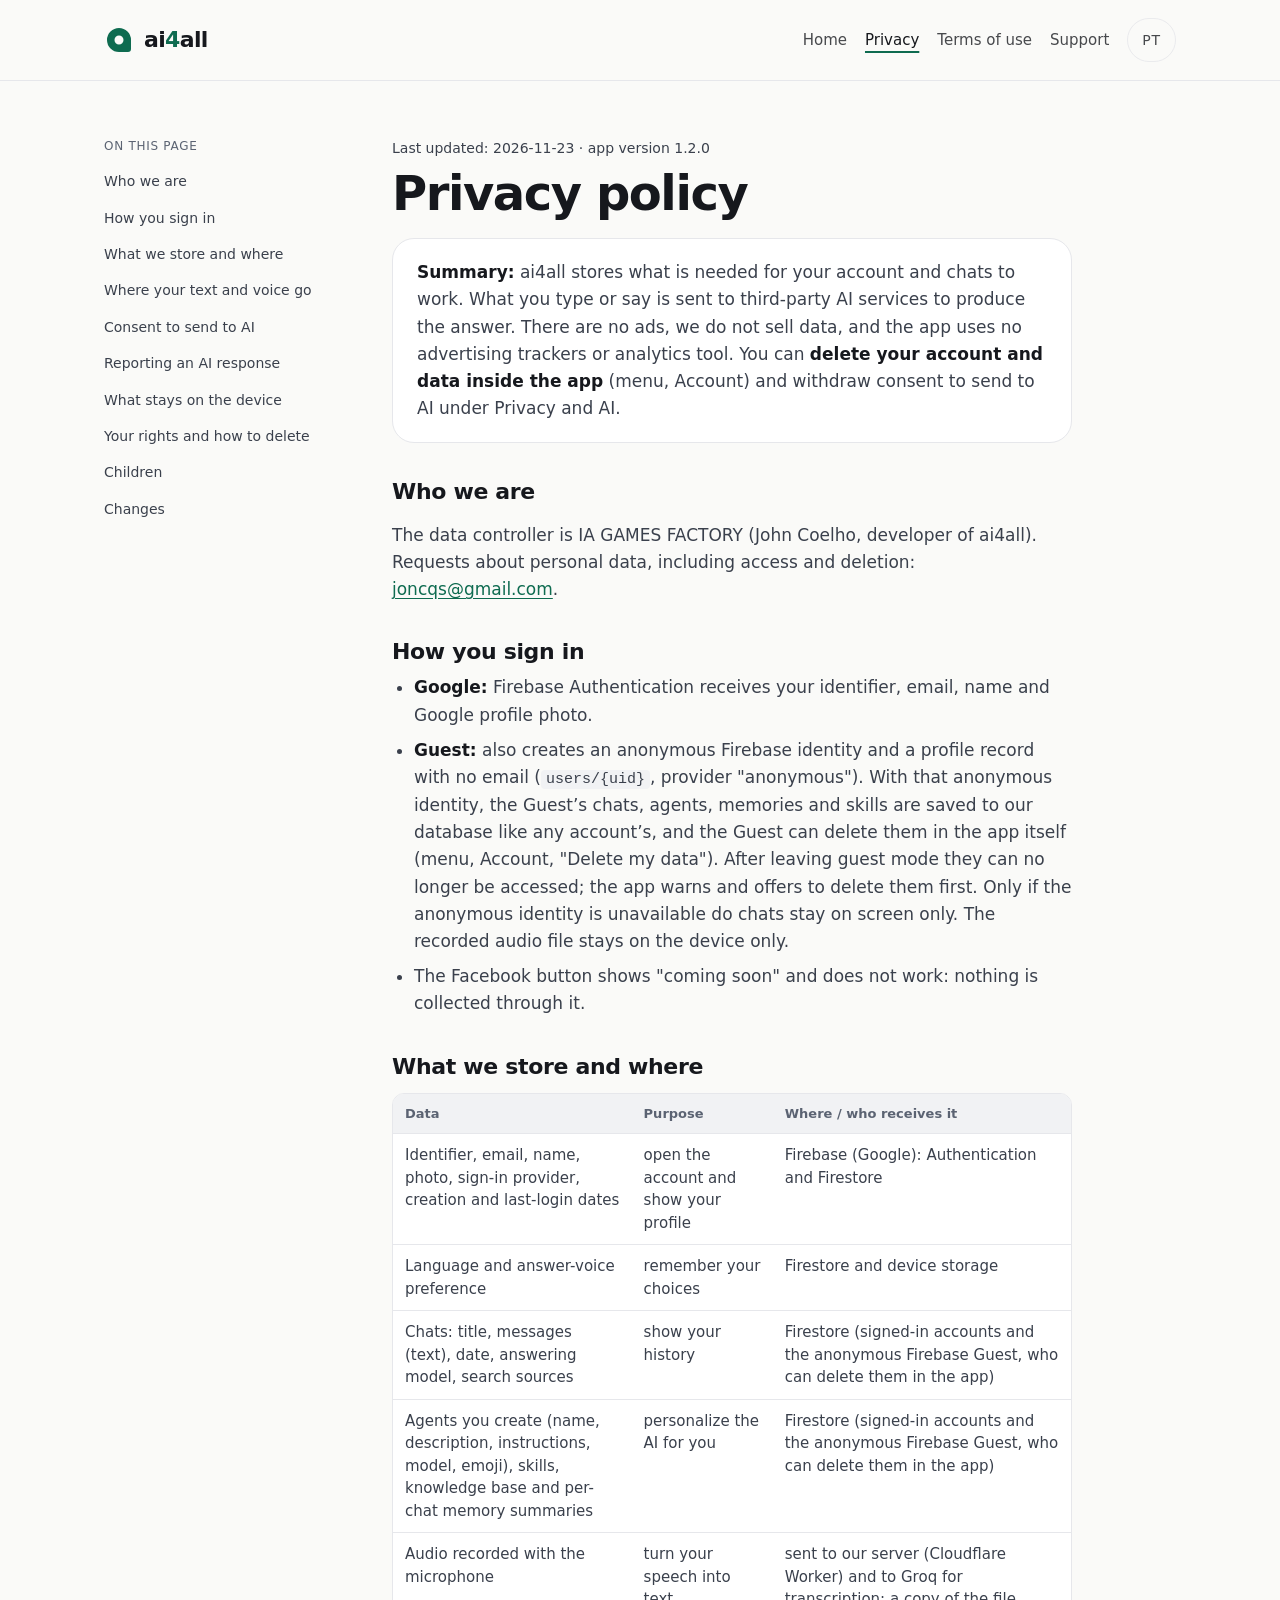
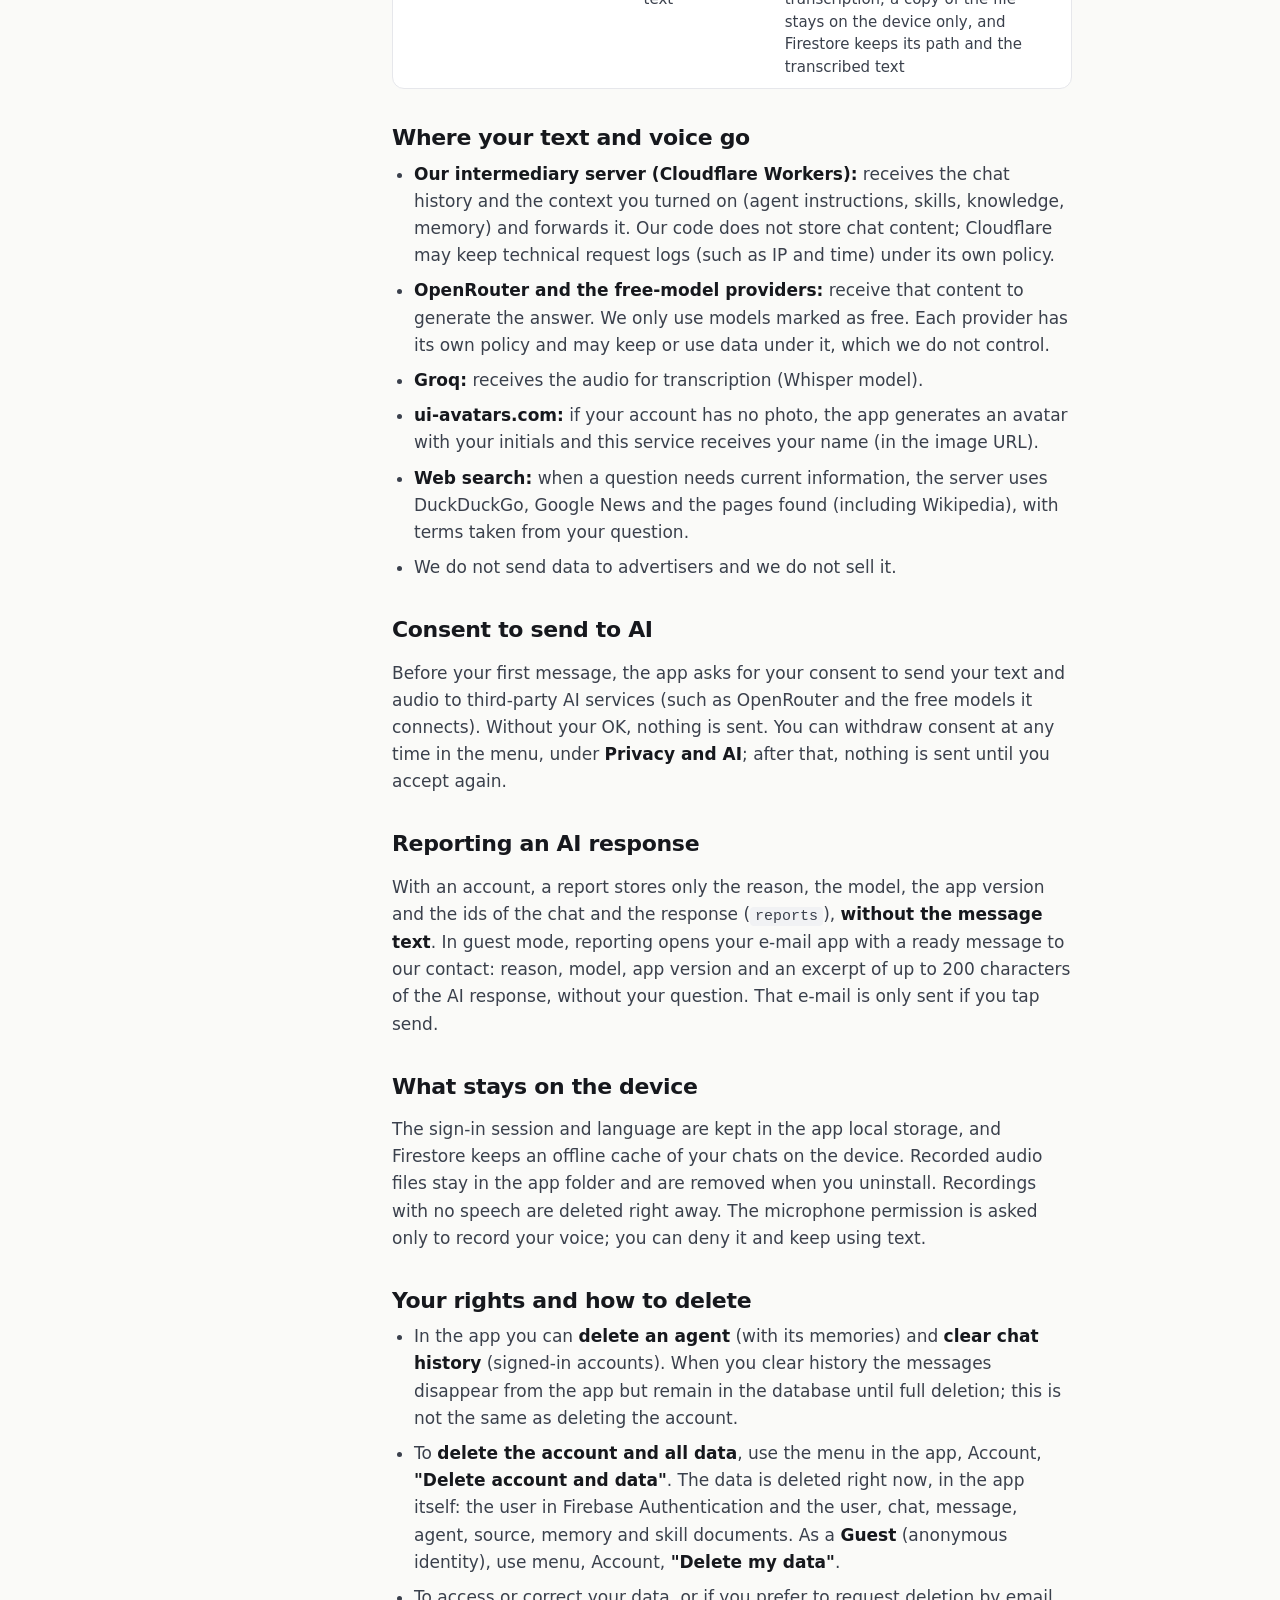
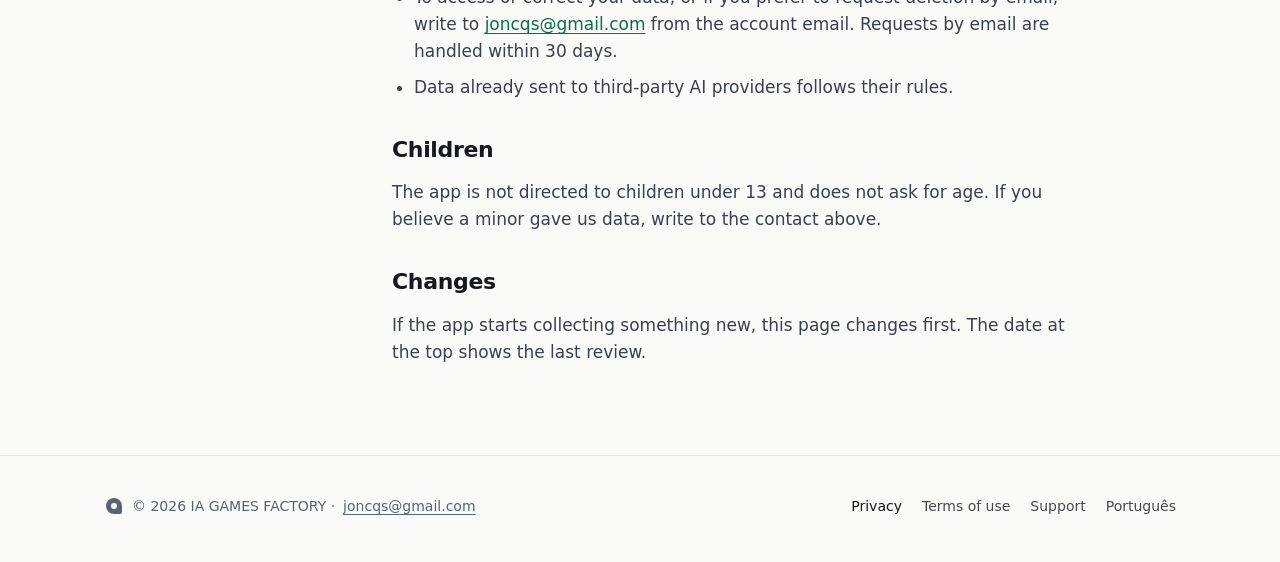
<file: en/privacy.html>
<!doctype html>
<html lang="en">
<head>
<meta charset="utf-8">
<meta name="viewport" content="width=device-width, initial-scale=1">
<title>ai4all — Privacy policy</title>
<meta name="description" content="What ai4all collects, why, who receives it and how to delete it.">
<meta name="color-scheme" content="light dark">
<meta name="theme-color" content="#FAFAF8" media="(prefers-color-scheme: light)">
<meta name="theme-color" content="#0D0F14" media="(prefers-color-scheme: dark)">
<link rel="icon" type="image/svg+xml" href="../icon.svg">
<link rel="alternate icon" type="image/png" href="../favicon.png">
<link rel="alternate" hreflang="pt-BR" href="../privacy.html">
<link rel="stylesheet" href="../site.css">
</head>
<body>
<a class="skip" href="#conteudo">Skip to content</a>
<header class="top">
  <div class="bar">
    <a class="brand" href="index.html"><svg class="mark" width="30" height="30" viewBox="0 0 100 100" aria-hidden="true"><path fill="currentColor" fill-rule="evenodd" d="M50 10A40 40 0 0 0 50 90H80Q90 90 90 80V50A40 40 0 0 0 50 10ZM50 35A15 15 0 1 0 50 65A15 15 0 1 0 50 35Z"/></svg><span>ai<b>4</b>all</span></a>
    <nav class="menu" aria-label="Main"><a href="index.html">Home</a><a href="privacy.html" aria-current="page">Privacy</a><a href="terms.html">Terms of use</a><a href="support.html">Support</a><a class="lang" href="../privacy.html" hreflang="pt-BR" lang="pt-BR" aria-label="Português">PT</a></nav>
  </div>
</header>
<main id="conteudo">
<div class="docwrap">
  <nav class="toc" aria-label="On this page"><span class="label">On this page</span><a href="#who">Who we are</a><a href="#signin">How you sign in</a><a href="#data">What we store and where</a><a href="#where">Where your text and voice go</a><a href="#consent">Consent to send to AI</a><a href="#report">Reporting an AI response</a><a href="#device">What stays on the device</a><a href="#rights">Your rights and how to delete</a><a href="#children">Children</a><a href="#changes">Changes</a></nav>
  <article class="doc">
    <p class="updated">Last updated: 2026-11-23 · app version 1.2.0</p>
    <h1>Privacy policy</h1>
    <div class="card summary"><p><strong>Summary:</strong> ai4all stores what is needed for your account and chats to work. What you type or say is sent to third-party AI services to produce the answer. There are no ads, we do not sell data, and the app uses no advertising trackers or analytics tool. You can <strong>delete your account and data inside the app</strong> (menu, Account) and withdraw consent to send to AI under Privacy and AI.</p></div>
    <h2 id="who">Who we are</h2><p>The data controller is IA GAMES FACTORY (John Coelho, developer of ai4all). Requests about personal data, including access and deletion: <a href="mailto:joncqs@gmail.com">joncqs@gmail.com</a>.</p><h2 id="signin">How you sign in</h2><ul><li><strong>Google:</strong> Firebase Authentication receives your identifier, email, name and Google profile photo.</li><li><strong>Guest:</strong> also creates an anonymous Firebase identity and a profile record with no email (<code>users/{uid}</code>, provider "anonymous"). With that anonymous identity, the Guest’s chats, agents, memories and skills are saved to our database like any account’s, and the Guest can delete them in the app itself (menu, Account, "Delete my data"). After leaving guest mode they can no longer be accessed; the app warns and offers to delete them first. Only if the anonymous identity is unavailable do chats stay on screen only. The recorded audio file stays on the device only.</li><li>The Facebook button shows "coming soon" and does not work: nothing is collected through it.</li></ul><h2 id="data">What we store and where</h2><div class="tablewrap"><table><tr><th>Data</th><th>Purpose</th><th>Where / who receives it</th></tr><tr><td>Identifier, email, name, photo, sign-in provider, creation and last-login dates</td><td>open the account and show your profile</td><td>Firebase (Google): Authentication and Firestore</td></tr><tr><td>Language and answer-voice preference</td><td>remember your choices</td><td>Firestore and device storage</td></tr><tr><td>Chats: title, messages (text), date, answering model, search sources</td><td>show your history</td><td>Firestore (signed-in accounts and the anonymous Firebase Guest, who can delete them in the app)</td></tr><tr><td>Agents you create (name, description, instructions, model, emoji), skills, knowledge base and per-chat memory summaries</td><td>personalize the AI for you</td><td>Firestore (signed-in accounts and the anonymous Firebase Guest, who can delete them in the app)</td></tr><tr><td>Audio recorded with the microphone</td><td>turn your speech into text</td><td>sent to our server (Cloudflare Worker) and to Groq for transcription; a copy of the file stays on the device only, and Firestore keeps its path and the transcribed text</td></tr></table></div><h2 id="where">Where your text and voice go</h2><ul><li><strong>Our intermediary server (Cloudflare Workers):</strong> receives the chat history and the context you turned on (agent instructions, skills, knowledge, memory) and forwards it. Our code does not store chat content; Cloudflare may keep technical request logs (such as IP and time) under its own policy.</li><li><strong>OpenRouter and the free-model providers:</strong> receive that content to generate the answer. We only use models marked as free. Each provider has its own policy and may keep or use data under it, which we do not control.</li><li><strong>Groq:</strong> receives the audio for transcription (Whisper model).</li><li><strong>ui-avatars.com:</strong> if your account has no photo, the app generates an avatar with your initials and this service receives your name (in the image URL).</li><li><strong>Web search:</strong> when a question needs current information, the server uses DuckDuckGo, Google News and the pages found (including Wikipedia), with terms taken from your question.</li><li>We do not send data to advertisers and we do not sell it.</li></ul><h2 id="consent">Consent to send to AI</h2><p>Before your first message, the app asks for your consent to send your text and audio to third-party AI services (such as OpenRouter and the free models it connects). Without your OK, nothing is sent. You can withdraw consent at any time in the menu, under <strong>Privacy and AI</strong>; after that, nothing is sent until you accept again.</p><h2 id="report">Reporting an AI response</h2><p>With an account, a report stores only the reason, the model, the app version and the ids of the chat and the response (<code>reports</code>), <strong>without the message text</strong>. In guest mode, reporting opens your e-mail app with a ready message to our contact: reason, model, app version and an excerpt of up to 200 characters of the AI response, without your question. That e-mail is only sent if you tap send.</p><h2 id="device">What stays on the device</h2><p>The sign-in session and language are kept in the app local storage, and Firestore keeps an offline cache of your chats on the device. Recorded audio files stay in the app folder and are removed when you uninstall. Recordings with no speech are deleted right away. The microphone permission is asked only to record your voice; you can deny it and keep using text.</p><h2 id="rights">Your rights and how to delete</h2><ul><li>In the app you can <strong>delete an agent</strong> (with its memories) and <strong>clear chat history</strong> (signed-in accounts). When you clear history the messages disappear from the app but remain in the database until full deletion; this is not the same as deleting the account.</li><li>To <strong>delete the account and all data</strong>, use the menu in the app, Account, <strong>"Delete account and data"</strong>. The data is deleted right now, in the app itself: the user in Firebase Authentication and the user, chat, message, agent, source, memory and skill documents. As a <strong>Guest</strong> (anonymous identity), use menu, Account, <strong>"Delete my data"</strong>.</li><li>To access or correct your data, or if you prefer to request deletion by email, write to <a href="mailto:joncqs@gmail.com">joncqs@gmail.com</a> from the account email. Requests by email are handled within 30 days.</li><li>Data already sent to third-party AI providers follows their rules.</li></ul><h2 id="children">Children</h2><p>The app is not directed to children under 13 and does not ask for age. If you believe a minor gave us data, write to the contact above.</p><h2 id="changes">Changes</h2><p>If the app starts collecting something new, this page changes first. The date at the top shows the last review.</p>
  </article>
</div>
</main>
<footer class="foot">
  <div class="bar">
    <span class="foot-brand"><svg class="mark" width="20" height="20" viewBox="0 0 100 100" aria-hidden="true"><path fill="currentColor" fill-rule="evenodd" d="M50 10A40 40 0 0 0 50 90H80Q90 90 90 80V50A40 40 0 0 0 50 10ZM50 35A15 15 0 1 0 50 65A15 15 0 1 0 50 35Z"/></svg>© 2026 IA GAMES FACTORY · <a href="mailto:joncqs@gmail.com">joncqs@gmail.com</a></span>
    <nav aria-label="Footer"><a href="privacy.html" aria-current="page">Privacy</a><a href="terms.html">Terms of use</a><a href="support.html">Support</a><a href="../privacy.html" hreflang="pt-BR" lang="pt-BR">Português</a></nav>
  </div>
</footer>
</body>
</html>
</file>
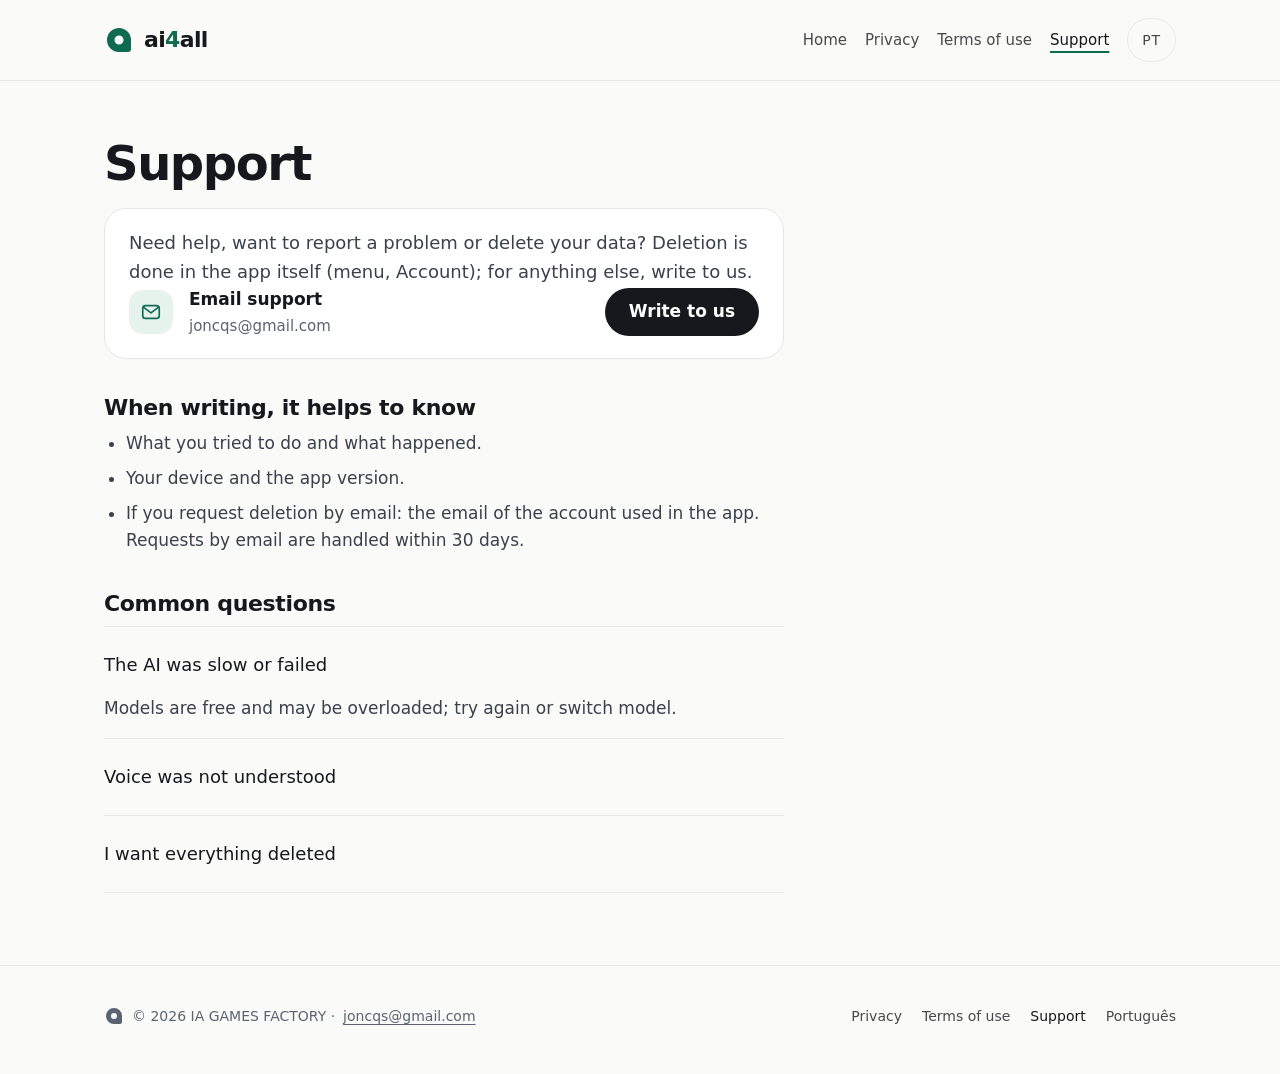
<file: en/support.html>
<!doctype html>
<html lang="en">
<head>
<meta charset="utf-8">
<meta name="viewport" content="width=device-width, initial-scale=1">
<title>ai4all — Support</title>
<meta name="description" content="ai4all help and contact.">
<meta name="color-scheme" content="light dark">
<meta name="theme-color" content="#FAFAF8" media="(prefers-color-scheme: light)">
<meta name="theme-color" content="#0D0F14" media="(prefers-color-scheme: dark)">
<link rel="icon" type="image/svg+xml" href="../icon.svg">
<link rel="alternate icon" type="image/png" href="../favicon.png">
<link rel="alternate" hreflang="pt-BR" href="../suporte.html">
<link rel="stylesheet" href="../site.css">
</head>
<body>
<a class="skip" href="#conteudo">Skip to content</a>
<header class="top">
  <div class="bar">
    <a class="brand" href="index.html"><svg class="mark" width="30" height="30" viewBox="0 0 100 100" aria-hidden="true"><path fill="currentColor" fill-rule="evenodd" d="M50 10A40 40 0 0 0 50 90H80Q90 90 90 80V50A40 40 0 0 0 50 10ZM50 35A15 15 0 1 0 50 65A15 15 0 1 0 50 35Z"/></svg><span>ai<b>4</b>all</span></a>
    <nav class="menu" aria-label="Main"><a href="index.html">Home</a><a href="privacy.html">Privacy</a><a href="terms.html">Terms of use</a><a href="support.html" aria-current="page">Support</a><a class="lang" href="../suporte.html" hreflang="pt-BR" lang="pt-BR" aria-label="Português">PT</a></nav>
  </div>
</header>
<main id="conteudo">
<div class="docwrap">
  
  <article class="doc">
    
    <h1>Support</h1>
    <div class="card summary"><p class="lead-doc">Need help, want to report a problem or delete your data? Deletion is done in the app itself (menu, Account); for anything else, write to us.</p><div class="contact"><span class="chip-ic"><svg width="22" height="22" viewBox="0 0 24 24" fill="none" stroke="currentColor" stroke-width="1.8" stroke-linecap="round" stroke-linejoin="round" aria-hidden="true"><rect x="3" y="5" width="18" height="14" rx="3"/><path d="m4 7 8 6 8-6"/></svg></span><span class="contact-txt"><strong>Email support</strong><span>joncqs@gmail.com</span></span><a class="cta" href="mailto:joncqs@gmail.com">Write to us</a></div></div>
    <h2 id="help">When writing, it helps to know</h2><ul><li>What you tried to do and what happened.</li><li>Your device and the app version.</li><li>If you request deletion by email: the email of the account used in the app. Requests by email are handled within 30 days.</li></ul><h2 id="faq">Common questions</h2><details open><summary>The AI was slow or failed</summary><p>Models are free and may be overloaded; try again or switch model.</p></details><details><summary>Voice was not understood</summary><p>Speak closer to the microphone; audio with no speech is discarded.</p></details><details><summary>I want everything deleted</summary><p>In the app: menu, Account, "Delete account and data" (as Guest, "Delete my data"). The data is deleted right away. If you prefer, write to the contact above (see <a href="privacy.html">privacy</a>).</p></details>
  </article>
</div>
</main>
<footer class="foot">
  <div class="bar">
    <span class="foot-brand"><svg class="mark" width="20" height="20" viewBox="0 0 100 100" aria-hidden="true"><path fill="currentColor" fill-rule="evenodd" d="M50 10A40 40 0 0 0 50 90H80Q90 90 90 80V50A40 40 0 0 0 50 10ZM50 35A15 15 0 1 0 50 65A15 15 0 1 0 50 35Z"/></svg>© 2026 IA GAMES FACTORY · <a href="mailto:joncqs@gmail.com">joncqs@gmail.com</a></span>
    <nav aria-label="Footer"><a href="privacy.html">Privacy</a><a href="terms.html">Terms of use</a><a href="support.html" aria-current="page">Support</a><a href="../suporte.html" hreflang="pt-BR" lang="pt-BR">Português</a></nav>
  </div>
</footer>
</body>
</html>
</file>
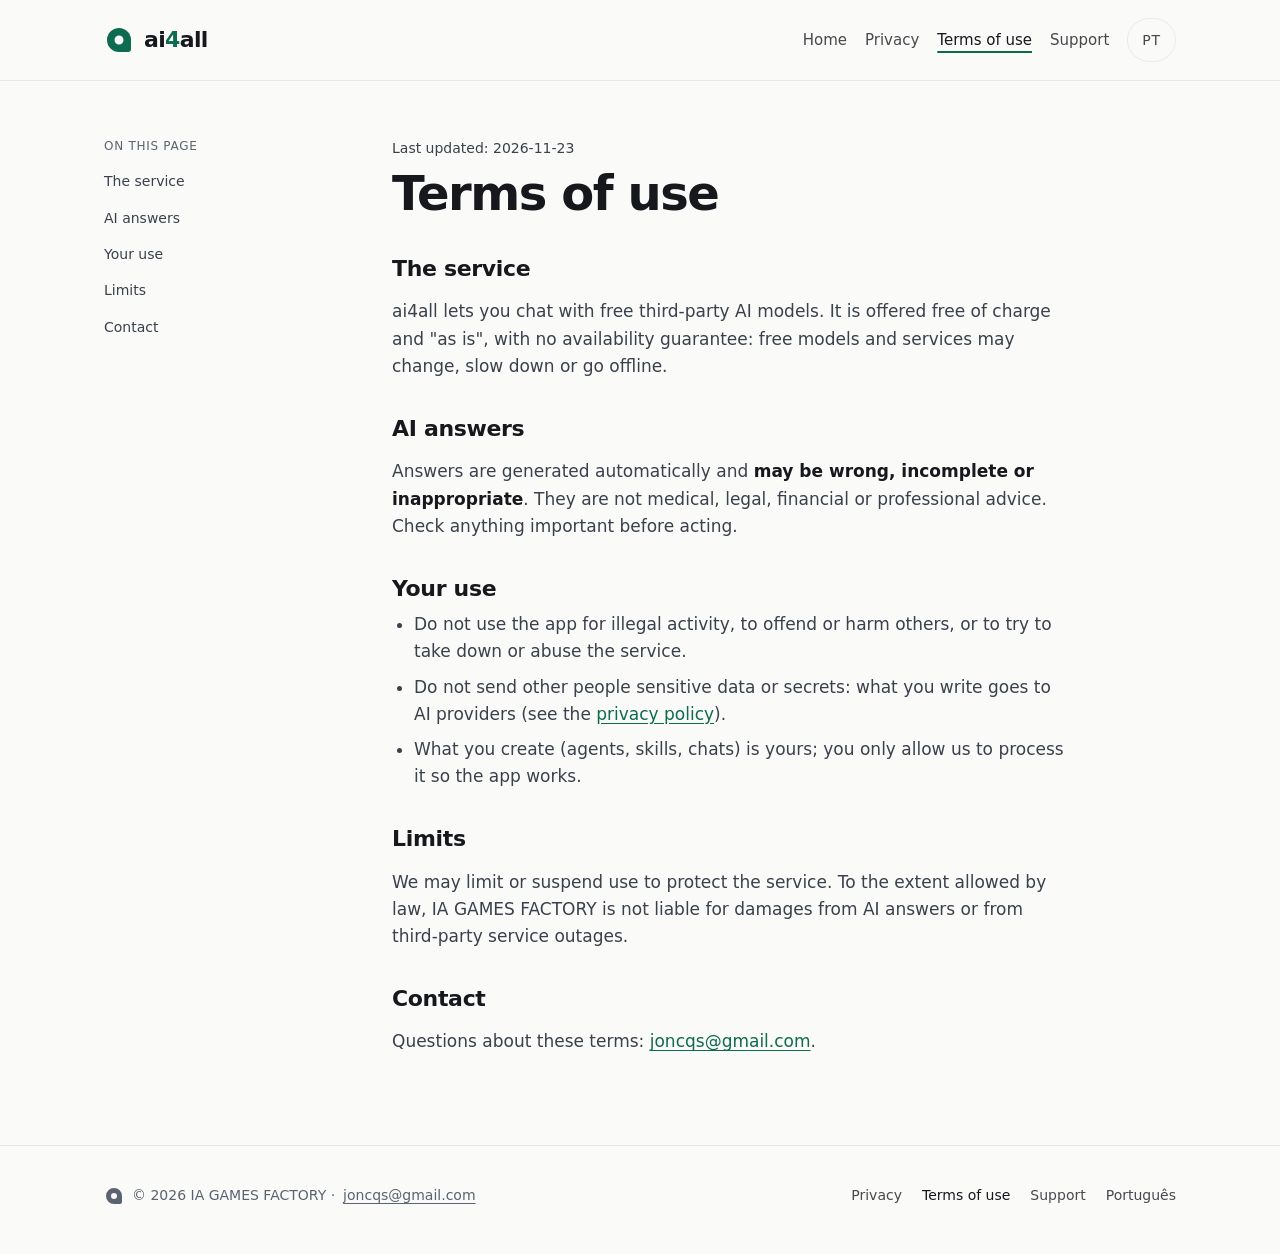
<file: en/terms.html>
<!doctype html>
<html lang="en">
<head>
<meta charset="utf-8">
<meta name="viewport" content="width=device-width, initial-scale=1">
<title>ai4all — Terms of use</title>
<meta name="description" content="ai4all terms of use.">
<meta name="color-scheme" content="light dark">
<meta name="theme-color" content="#FAFAF8" media="(prefers-color-scheme: light)">
<meta name="theme-color" content="#0D0F14" media="(prefers-color-scheme: dark)">
<link rel="icon" type="image/svg+xml" href="../icon.svg">
<link rel="alternate icon" type="image/png" href="../favicon.png">
<link rel="alternate" hreflang="pt-BR" href="../terms.html">
<link rel="stylesheet" href="../site.css">
</head>
<body>
<a class="skip" href="#conteudo">Skip to content</a>
<header class="top">
  <div class="bar">
    <a class="brand" href="index.html"><svg class="mark" width="30" height="30" viewBox="0 0 100 100" aria-hidden="true"><path fill="currentColor" fill-rule="evenodd" d="M50 10A40 40 0 0 0 50 90H80Q90 90 90 80V50A40 40 0 0 0 50 10ZM50 35A15 15 0 1 0 50 65A15 15 0 1 0 50 35Z"/></svg><span>ai<b>4</b>all</span></a>
    <nav class="menu" aria-label="Main"><a href="index.html">Home</a><a href="privacy.html">Privacy</a><a href="terms.html" aria-current="page">Terms of use</a><a href="support.html">Support</a><a class="lang" href="../terms.html" hreflang="pt-BR" lang="pt-BR" aria-label="Português">PT</a></nav>
  </div>
</header>
<main id="conteudo">
<div class="docwrap">
  <nav class="toc" aria-label="On this page"><span class="label">On this page</span><a href="#service">The service</a><a href="#answers">AI answers</a><a href="#use">Your use</a><a href="#limits">Limits</a><a href="#contact">Contact</a></nav>
  <article class="doc">
    <p class="updated">Last updated: 2026-11-23</p>
    <h1>Terms of use</h1>
    
    <h2 id="service">The service</h2><p>ai4all lets you chat with free third-party AI models. It is offered free of charge and "as is", with no availability guarantee: free models and services may change, slow down or go offline.</p><h2 id="answers">AI answers</h2><p>Answers are generated automatically and <strong>may be wrong, incomplete or inappropriate</strong>. They are not medical, legal, financial or professional advice. Check anything important before acting.</p><h2 id="use">Your use</h2><ul><li>Do not use the app for illegal activity, to offend or harm others, or to try to take down or abuse the service.</li><li>Do not send other people sensitive data or secrets: what you write goes to AI providers (see the <a href="privacy.html">privacy policy</a>).</li><li>What you create (agents, skills, chats) is yours; you only allow us to process it so the app works.</li></ul><h2 id="limits">Limits</h2><p>We may limit or suspend use to protect the service. To the extent allowed by law, IA GAMES FACTORY is not liable for damages from AI answers or from third-party service outages.</p><h2 id="contact">Contact</h2><p>Questions about these terms: <a href="mailto:joncqs@gmail.com">joncqs@gmail.com</a>.</p>
  </article>
</div>
</main>
<footer class="foot">
  <div class="bar">
    <span class="foot-brand"><svg class="mark" width="20" height="20" viewBox="0 0 100 100" aria-hidden="true"><path fill="currentColor" fill-rule="evenodd" d="M50 10A40 40 0 0 0 50 90H80Q90 90 90 80V50A40 40 0 0 0 50 10ZM50 35A15 15 0 1 0 50 65A15 15 0 1 0 50 35Z"/></svg>© 2026 IA GAMES FACTORY · <a href="mailto:joncqs@gmail.com">joncqs@gmail.com</a></span>
    <nav aria-label="Footer"><a href="privacy.html">Privacy</a><a href="terms.html" aria-current="page">Terms of use</a><a href="support.html">Support</a><a href="../terms.html" hreflang="pt-BR" lang="pt-BR">Português</a></nav>
  </div>
</footer>
</body>
</html>
</file>
<file: site.css>
/* AI4ALL site · identidade v3 Selva (issue #31). Claro por padrão, escuro pelo sistema. Só fontes do sistema, sem JS. */
:root{
  --bg:#FAFAF8; --surface:#FFFFFF; --surface2:#F1F2F4; --border:#E6E7EB;
  --text:#16181D; --text-body:#3A404C; --text-sub:#5B6372;
  --brand:#0F5C45; --primary:#0E6B50; --link:#0E6B50; --accent:#0E6B50; --tint:#E6F2EC; --user-bubble:#E6F2EC;
  --send:#0E6B50; --on-solid:#FFFFFF; --focus:#13805C;
  --cta-bg:#16181D; --cta-text:#FFFFFF;
  --shadow:0 1px 2px rgba(16,24,40,.04),0 10px 30px rgba(16,24,40,.06);
  --r-field:12px; --r-card:22px; --r-panel:28px; --r-pill:999px;
  --font:system-ui,-apple-system,"Segoe UI",Roboto,"Helvetica Neue",Arial,sans-serif;
  color-scheme:light dark;
}
@media (prefers-color-scheme: dark){
  :root{
    --bg:#0D0F14; --surface:#161B24; --surface2:#131821; --border:#252D3D;
    --text:#E8EAF0; --text-body:#A9B1C2; --text-sub:#8A94A8;
    --primary:#13805C; --link:#5FD4A4; --accent:#5FD4A4; --tint:#13291F; --user-bubble:#13291F; --send:#13805C;
    --cta-bg:#E8EAF0; --cta-text:#0D0F14; --shadow:none;
  }
}
*{box-sizing:border-box}
html{-webkit-text-size-adjust:100%}
body{margin:0;background:var(--bg);color:var(--text);font-family:var(--font);font-size:17px;line-height:1.6;-webkit-font-smoothing:antialiased}
a{color:var(--link);text-underline-offset:3px}
:focus-visible{outline:2px solid var(--focus);outline-offset:3px;border-radius:6px}
.skip{position:absolute;left:-9999px;top:8px;background:var(--surface);color:var(--text);padding:10px 14px;border-radius:var(--r-field)}
.skip:focus{left:12px;z-index:9}
.bar{max-width:1120px;margin:0 auto;padding:18px 24px;display:flex;align-items:center;justify-content:space-between;gap:12px 24px;flex-wrap:wrap}
.top{border-bottom:1px solid var(--border)}
.brand{display:flex;align-items:center;gap:10px;color:var(--text);text-decoration:none;font-size:22px;font-weight:600;letter-spacing:-.03em}
.brand .mark{color:var(--primary)}
.brand b{font-weight:600;color:var(--primary)}
.menu{display:flex;align-items:center;flex-wrap:wrap;gap:4px 18px;font-size:15px}
.menu a,.foot nav a{color:var(--text);text-decoration:none;opacity:.78;min-height:44px;display:inline-flex;align-items:center}
.menu a:hover,.foot nav a:hover,.menu a[aria-current],.foot nav a[aria-current]{opacity:1}
.menu a[aria-current]{text-decoration:underline;text-decoration-color:var(--primary);text-decoration-thickness:2px;text-underline-offset:6px}
.menu .lang{border:1px solid var(--border);border-radius:var(--r-pill);padding:0 14px;letter-spacing:.06em;font-size:14px}
main{display:block}
.hero{max-width:1120px;margin:0 auto;padding:72px 24px 40px;display:flex;flex-direction:column;align-items:center;text-align:center;gap:22px}
.badge{display:inline-flex;align-items:center;gap:8px;padding:6px 14px;border-radius:var(--r-pill);border:1px solid var(--border);background:var(--surface);font-size:14px;color:var(--text-body)}
.dot{width:7px;height:7px;border-radius:50%;background:var(--accent)}
h1{margin:0;font-size:clamp(36px,6.2vw,72px);line-height:1.05;font-weight:600;letter-spacing:-.035em;max-width:820px}
.lead{margin:0;max-width:620px;font-size:clamp(17px,1.6vw,20px);color:var(--text-body)}
.cta{display:inline-flex;align-items:center;justify-content:center;min-height:48px;padding:0 24px;border-radius:var(--r-pill);background:var(--cta-bg);color:var(--cta-text);font-weight:600;text-decoration:none}
.cta:hover{opacity:.9}
.card{background:var(--surface);border:1px solid var(--border);border-radius:var(--r-card);box-shadow:var(--shadow)}
.demo{width:100%;max-width:720px;margin:28px 0 0;padding:28px;text-align:left;display:flex;flex-direction:column;gap:14px;border-radius:var(--r-panel)}
.demo p{margin:0}
.bubble{align-self:flex-end;max-width:85%;background:var(--user-bubble);border-radius:20px 20px 6px 20px;padding:12px 16px;font-size:16px;line-height:1.5}
.who{display:flex;align-items:center;gap:8px;font-size:13px;color:var(--text-sub)}
.who .mark{color:var(--primary)}
.answer{font-size:16px;line-height:1.65}
.field{display:flex;align-items:center;gap:8px;border:1px solid var(--border);background:var(--bg);border-radius:var(--r-card);padding:6px 6px 6px 18px;color:var(--text-sub);font-size:16px}
.field span:first-child{flex:1}
.ico,.send{width:40px;height:40px;border-radius:50%;display:flex;align-items:center;justify-content:center}
.send{background:var(--send);color:var(--on-solid)}
.section{max-width:1120px;margin:0 auto;padding:64px 24px 24px}
.section.narrow{max-width:760px}
h2{margin:0 0 12px;font-size:clamp(26px,3vw,40px);line-height:1.15;font-weight:600;letter-spacing:-.025em}
.center{text-align:center}
.sub{max-width:600px;margin:0 auto 40px;color:var(--text-body);font-size:18px}
.cards{display:grid;grid-template-columns:repeat(auto-fit,minmax(240px,1fr));gap:20px}
.feat{padding:30px;display:flex;flex-direction:column;gap:12px}
.feat h3{margin:0;font-size:20px;font-weight:600;letter-spacing:-.01em}
.feat p{margin:0;color:var(--text-body);font-size:16px}
.chip-ic{width:44px;height:44px;flex-shrink:0;border-radius:14px;background:var(--tint);color:var(--link);display:flex;align-items:center;justify-content:center}
.list{margin:0;padding-left:22px;color:var(--text-body)}
.list li{margin-bottom:8px}
.band{background:var(--surface2);border-radius:32px;padding:clamp(28px,5vw,60px);display:flex;align-items:center;justify-content:space-between;gap:28px;flex-wrap:wrap;margin-bottom:56px}
.band>div:first-child{max-width:560px}
.band h2{font-size:clamp(24px,2.6vw,34px)}
.band p{margin:0;color:var(--text-body)}
.stores{display:flex;gap:12px;flex-wrap:wrap}
.store{display:inline-flex;align-items:center;gap:12px;min-height:56px;padding:0 22px;border-radius:16px;border:1px solid var(--border);background:var(--surface)}
.store>span{display:flex;flex-direction:column;line-height:1.2;font-weight:600}
.store small{font-weight:400;font-size:12px;color:var(--text-sub)}
.docwrap{max-width:1120px;margin:0 auto;padding:56px 24px 72px;display:flex;flex-wrap:wrap;gap:48px;align-items:flex-start}
.toc{flex:1 1 200px;max-width:240px;display:flex;flex-direction:column;gap:2px;font-size:14px}
.toc .label{font-size:12px;letter-spacing:.06em;text-transform:uppercase;color:var(--text-sub);margin-bottom:6px}
.toc a{color:var(--text-body);text-decoration:none;padding:6px 0}
.toc a:hover{text-decoration:underline}
.doc{flex:999 1 560px;min-width:0;max-width:680px}
.doc h1{font-size:clamp(32px,4vw,48px);line-height:1.1;letter-spacing:-.03em;margin:0 0 18px}
.doc h2{font-size:22px;letter-spacing:-.015em;margin:36px 0 10px}
.doc p,.doc li{color:var(--text-body)}
.doc ul{padding-left:22px;margin:0}
.doc li{margin-bottom:8px}
.doc strong{color:var(--text)}
.updated{margin:0 0 8px;font-size:14px;color:var(--text-sub)}
.summary{padding:20px 24px;margin:8px 0 4px;box-shadow:none}
.summary p{margin:0}
.lead-doc{font-size:18px;margin:0 0 20px}
.contact{display:flex;align-items:center;gap:16px;flex-wrap:wrap}
.contact-txt{display:flex;flex-direction:column;flex:1;min-width:180px;color:var(--text-sub);font-size:15px;overflow-wrap:anywhere}
.contact-txt strong{font-size:17px}
.tablewrap{overflow-x:auto;margin:14px 0;border:1px solid var(--border);border-radius:var(--r-field);background:var(--surface)}
table{border-collapse:collapse;width:100%;min-width:560px}
th,td{text-align:left;vertical-align:top;padding:10px 12px;border-bottom:1px solid var(--border);font-size:15px;line-height:1.5;color:var(--text-body)}
th{font-size:13px;color:var(--text-sub);background:var(--surface2);font-weight:600}
tr:last-child td{border-bottom:0}
code{background:var(--surface2);padding:1px 5px;border-radius:4px;font-size:15px}
details{border-bottom:1px solid var(--border);padding:16px 0}
details:first-of-type{border-top:1px solid var(--border)}
summary{cursor:pointer;font-size:18px;font-weight:500;color:var(--text);min-height:44px;display:flex;align-items:center}
details p{margin:8px 0 0}
.foot{border-top:1px solid var(--border);font-size:14px;color:var(--text-sub)}
.foot .bar{padding:28px 24px 36px}
.foot-brand{display:flex;align-items:center;gap:8px;flex-wrap:wrap}
.foot-brand a{color:var(--text-sub)}
.foot nav{display:flex;flex-wrap:wrap;gap:4px 20px}
@media (max-width:600px){.hero{padding-top:48px}.demo{padding:20px}.section{padding-top:48px}}
@media (prefers-reduced-motion: reduce){*{transition:none!important;animation:none!important}}
</file>
